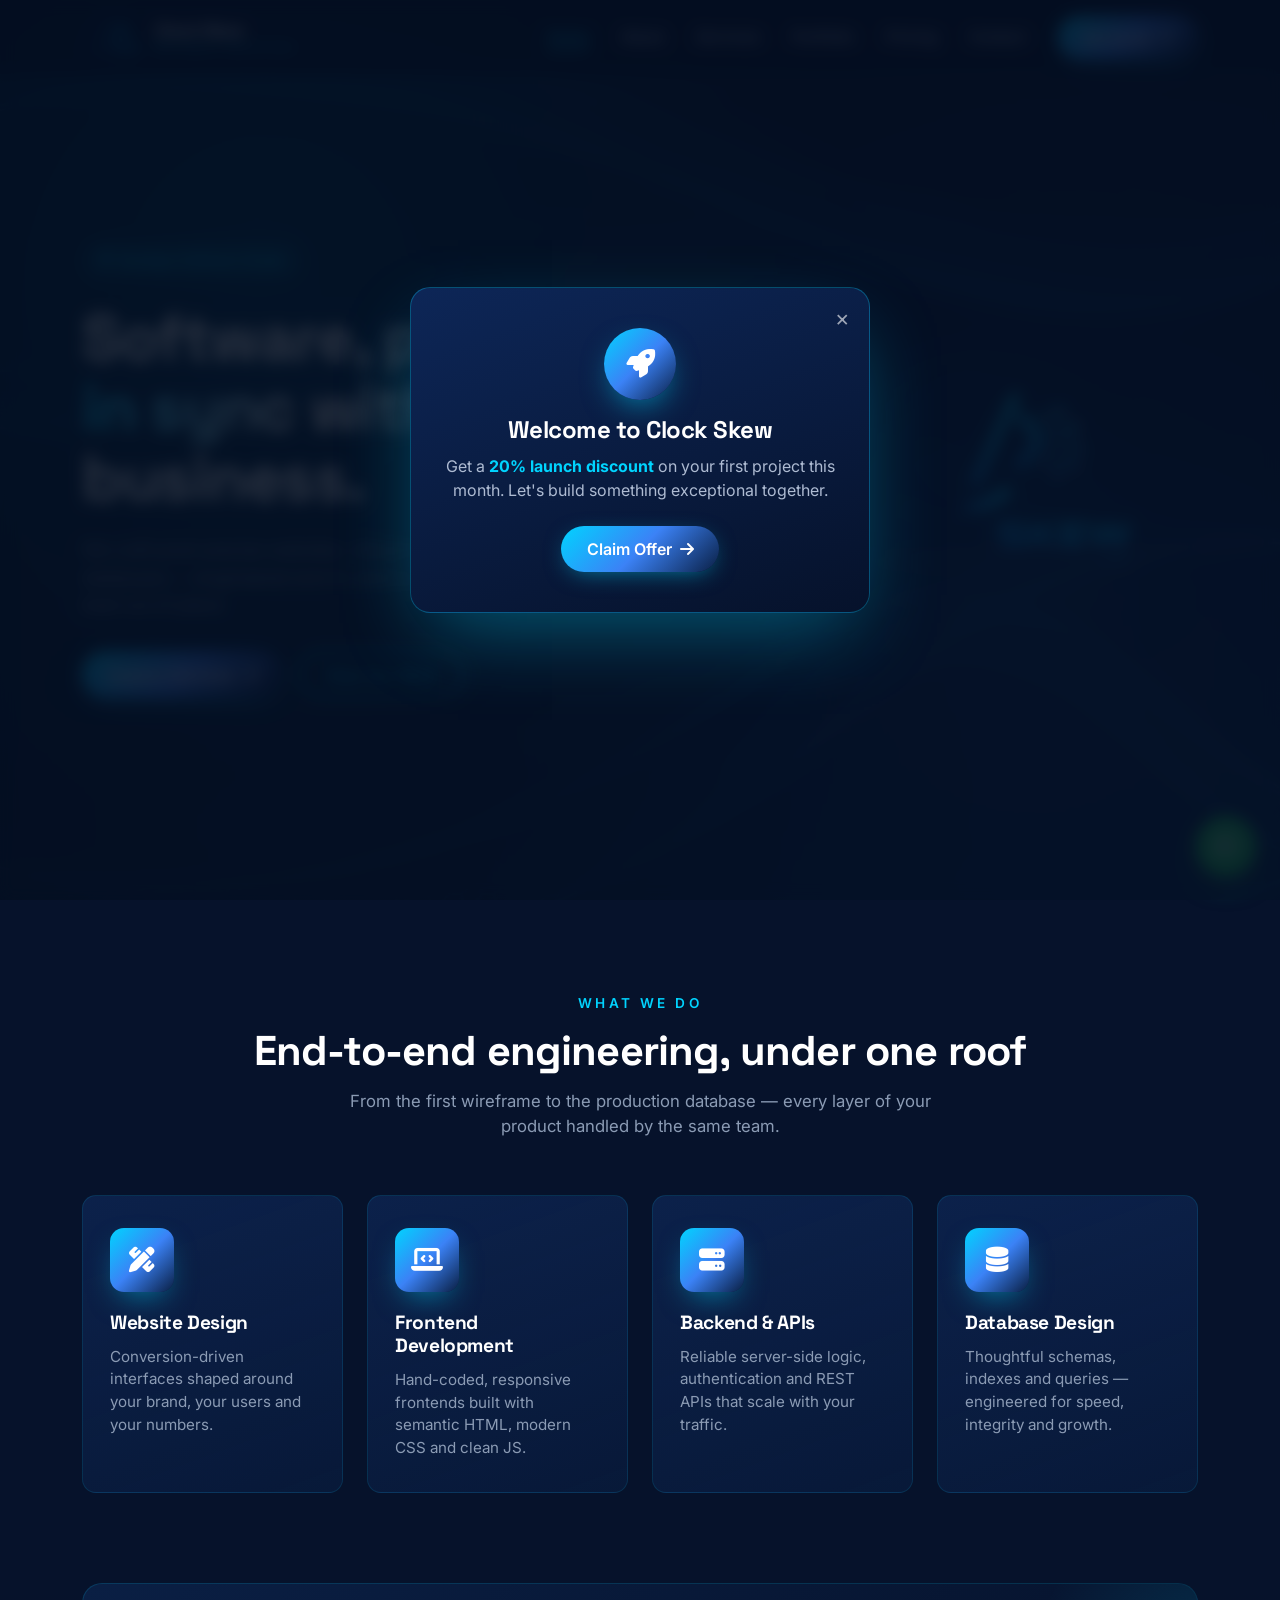
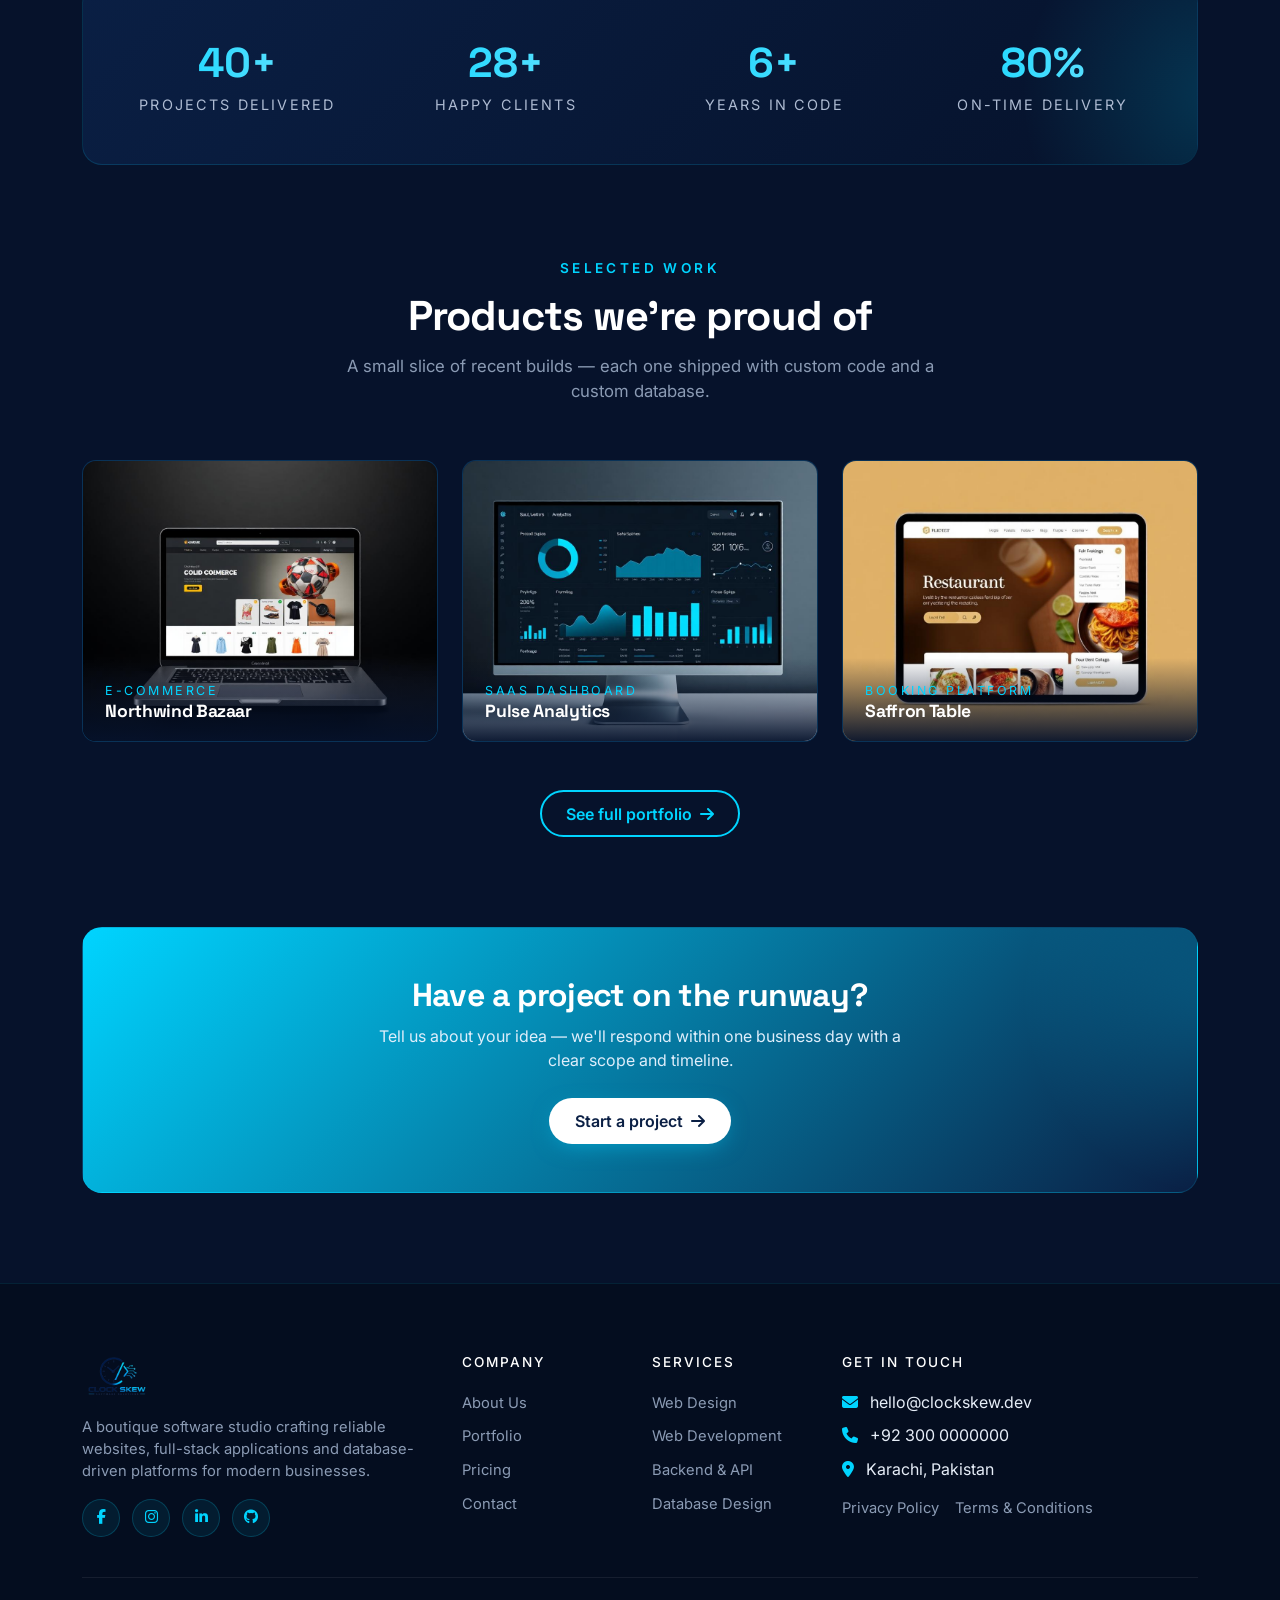
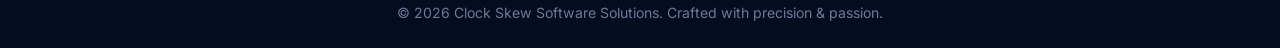
<file: index.html>
<!doctype html>
<html lang="en">
<head>
<meta charset="utf-8">
<meta name="viewport" content="width=device-width,initial-scale=1">
<title>Clock Skew Software Solutions | Web Design, Development & Database Experts</title>
<meta name="description" content="We design, build and deploy fast, scalable websites and web apps with custom backends and databases. Boutique software studio for ambitious brands.">
<meta name="author" content="Clock Skew Software Solutions">
<meta name="theme-color" content="#0a1f44">
<meta property="og:title" content="Clock Skew Software Solutions | Web Design, Development & Database Experts">
<meta property="og:description" content="We design, build and deploy fast, scalable websites and web apps with custom backends and databases. Boutique software studio for ambitious brands.">
<meta property="og:type" content="website">
<link rel="icon" type="image/png" href="images/favicon.png">
<link rel="apple-touch-icon" href="images/favicon.png">
<link rel="preconnect" href="https://fonts.googleapis.com">
<link rel="preconnect" href="https://fonts.gstatic.com" crossorigin>
<link href="https://fonts.googleapis.com/css2?family=Inter:wght@300;400;500;600;700&family=Space+Grotesk:wght@500;600;700&display=swap" rel="stylesheet">
<link href="https://cdn.jsdelivr.net/npm/bootstrap@5.3.3/dist/css/bootstrap.min.css" rel="stylesheet">
<link rel="stylesheet" href="https://cdnjs.cloudflare.com/ajax/libs/font-awesome/6.5.2/css/all.min.css">
<link rel="stylesheet" href="css/style.css">
</head>
<body>
<div id="cs-preloader"><div class="cs-loader"></div></div>
<div class="cs-popup-backdrop" id="cs-popup">
  <div class="cs-popup">
    <button class="close" aria-label="Close">&times;</button>
    <div class="ico"><i class="fa-solid fa-rocket"></i></div>
    <h4>Welcome to Clock Skew</h4>
    <p>Get a <strong style="color:#00d4ff">20% launch discount</strong> on your first project this month. Let's build something exceptional together.</p>
    <a href="contact.html" class="btn btn-cs" id="cs-popup-close">Claim Offer <i class="fa-solid fa-arrow-right"></i></a>
  </div>
</div>
<nav class="navbar navbar-expand-lg fixed-top cs-navbar">
  <div class="container">
    <a class="navbar-brand" href="index.html">
      <img src="images/logo.png" alt="Clock Skew Software Solutions">
      <span class="brand-text">Clock Skew<span>Software Solutions</span></span>
    </a>
    <button class="navbar-toggler" type="button" data-bs-toggle="collapse" data-bs-target="#csNav" aria-expanded="false" aria-label="Toggle navigation">
      <span class="navbar-toggler-icon"></span>
    </button>
    <div class="collapse navbar-collapse" id="csNav">
      <ul class="navbar-nav ms-auto align-items-lg-center">
        <li class="nav-item"><a class="nav-link active" href="index.html">Home</a></li>
        <li class="nav-item"><a class="nav-link" href="about.html">About</a></li>
        <li class="nav-item"><a class="nav-link" href="services.html">Services</a></li>
        <li class="nav-item"><a class="nav-link" href="portfolio.html">Portfolio</a></li>
        <li class="nav-item"><a class="nav-link" href="pricing.html">Pricing</a></li>
        <li class="nav-item"><a class="nav-link" href="contact.html">Contact</a></li>
        <li class="nav-item ms-lg-3 mt-3 mt-lg-0">
          <a class="btn btn-cs btn-sm" href="contact.html">Get Quote <i class="fa-solid fa-arrow-right"></i></a>
        </li>
      </ul>
    </div>
  </div>
</nav>
<section class="cs-hero">
  <div class="container">
    <div class="row align-items-center g-5">
      <div class="col-lg-7 reveal-l">
        <span class="badge-pill"><i class="fa-solid fa-bolt"></i> Boutique Software Studio</span>
        <h1>Software, perfectly <span class="grad">in&nbsp;sync</span> with your business.</h1>
        <p class="lead">We craft pixel-precise websites, robust backends and elegant databases — engineered end-to-end so your product runs without a beat out of place.</p>
        <div class="d-flex flex-wrap gap-3">
          <a href="services.html" class="btn btn-cs">Explore Services <i class="fa-solid fa-arrow-right"></i></a>
          <a href="portfolio.html" class="btn btn-outline-cs">View Our Work</a>
        </div>
      </div>
      <div class="col-lg-5 reveal-r">
        <div class="cs-hero-visual text-center">
          <img src="images/logo.png" alt="Clock Skew Logo" style="max-width:360px">
        </div>
      </div>
    </div>
  </div>
</section>
<section class="cs-section">
  <div class="container">
    <div class="cs-section-title reveal">
      <span class="eyebrow">What we do</span>
      <h2>End-to-end engineering, under one roof</h2>
      <p>From the first wireframe to the production database — every layer of your product handled by the same team.</p>
    </div>
    <div class="row g-4">
      <div class="col-md-6 col-lg-3 reveal">
        <div class="cs-card">
          <div class="ico"><i class="fa-solid fa-pen-ruler"></i></div>
          <h4>Website Design</h4>
          <p>Conversion-driven interfaces shaped around your brand, your users and your numbers.</p>
        </div>
      </div>
      <div class="col-md-6 col-lg-3 reveal">
        <div class="cs-card">
          <div class="ico"><i class="fa-solid fa-laptop-code"></i></div>
          <h4>Frontend Development</h4>
          <p>Hand-coded, responsive frontends built with semantic HTML, modern CSS and clean JS.</p>
        </div>
      </div>
      <div class="col-md-6 col-lg-3 reveal">
        <div class="cs-card">
          <div class="ico"><i class="fa-solid fa-server"></i></div>
          <h4>Backend & APIs</h4>
          <p>Reliable server-side logic, authentication and REST APIs that scale with your traffic.</p>
        </div>
      </div>
      <div class="col-md-6 col-lg-3 reveal">
        <div class="cs-card">
          <div class="ico"><i class="fa-solid fa-database"></i></div>
          <h4>Database Design</h4>
          <p>Thoughtful schemas, indexes and queries — engineered for speed, integrity and growth.</p>
        </div>
      </div>
    </div>
  </div>
</section>
<section class="cs-section pt-0">
  <div class="container">
    <div class="cs-stats reveal">
      <div class="row text-center g-4 position-relative" style="z-index:1">
        <div class="col-6 col-md-3"><div class="cs-stat-num" data-count="42" data-suffix="+">0</div><div class="cs-stat-label">Projects Delivered</div></div>
        <div class="col-6 col-md-3"><div class="cs-stat-num" data-count="28" data-suffix="+">0</div><div class="cs-stat-label">Happy Clients</div></div>
        <div class="col-6 col-md-3"><div class="cs-stat-num" data-count="6" data-suffix="+">0</div><div class="cs-stat-label">Years in Code</div></div>
        <div class="col-6 col-md-3"><div class="cs-stat-num" data-count="99" data-suffix="%">0</div><div class="cs-stat-label">On-Time Delivery</div></div>
      </div>
    </div>
  </div>
</section>
<section class="cs-section pt-0">
  <div class="container">
    <div class="cs-section-title reveal">
      <span class="eyebrow">Selected Work</span>
      <h2>Products we're proud of</h2>
      <p>A small slice of recent builds — each one shipped with custom code and a custom database.</p>
    </div>
    <div class="row g-4">
      <div class="col-md-4 reveal">
        <div class="cs-project">
          <img src="images/project1.jpg" alt="Northwind Bazaar">
          <div class="always"><span>E-Commerce</span><h5>Northwind Bazaar</h5></div>
          <div class="overlay"><span class="tag">E-Commerce</span><h5>Northwind Bazaar</h5><p style="color:#cdd9ef;font-size:.88rem">Multi-vendor storefront with Stripe checkout and inventory dashboard.</p></div>
        </div>
      </div>
      <div class="col-md-4 reveal">
        <div class="cs-project">
          <img src="images/project2.jpg" alt="Pulse Analytics">
          <div class="always"><span>SaaS Dashboard</span><h5>Pulse Analytics</h5></div>
          <div class="overlay"><span class="tag">SaaS Dashboard</span><h5>Pulse Analytics</h5><p style="color:#cdd9ef;font-size:.88rem">Realtime KPI dashboard for a logistics startup, ~12k MAU.</p></div>
        </div>
      </div>
      <div class="col-md-4 reveal">
        <div class="cs-project">
          <img src="images/project3.jpg" alt="Saffron Table">
          <div class="always"><span>Booking Platform</span><h5>Saffron Table</h5></div>
          <div class="overlay"><span class="tag">Booking Platform</span><h5>Saffron Table</h5><p style="color:#cdd9ef;font-size:.88rem">Restaurant reservation system with table-management backend.</p></div>
        </div>
      </div>
    </div>
    <div class="text-center mt-5 reveal">
      <a href="portfolio.html" class="btn btn-outline-cs">See full portfolio <i class="fa-solid fa-arrow-right ms-1"></i></a>
    </div>
  </div>
</section>
<section class="cs-section pt-0">
  <div class="container">
    <div class="cs-stats text-center reveal" style="background:linear-gradient(135deg,#00d4ff 0%,#0a1f44 100%)">
      <div style="position:relative;z-index:1">
        <h2 style="color:#fff">Have a project on the runway?</h2>
        <p style="color:#dfeefb;max-width:560px;margin:.6rem auto 1.6rem">Tell us about your idea — we'll respond within one business day with a clear scope and timeline.</p>
        <a href="contact.html" class="btn btn-cs" style="background:#fff;color:#0a1f44!important">Start a project <i class="fa-solid fa-arrow-right"></i></a>
      </div>
    </div>
  </div>
</section>
<footer class="cs-footer">
  <div class="container">
    <div class="row g-4">
      <div class="col-lg-4">
        <a class="navbar-brand d-inline-flex align-items-center gap-2 mb-3" href="index.html">
          <img src="images/logo.png" alt="Clock Skew" style="height:46px">
        </a>
        <p>A boutique software studio crafting reliable websites, full-stack applications and database-driven platforms for modern businesses.</p>
        <div class="socials mt-3">
          <a href="#" aria-label="Facebook"><i class="fa-brands fa-facebook-f"></i></a>
          <a href="#" aria-label="Instagram"><i class="fa-brands fa-instagram"></i></a>
          <a href="#" aria-label="LinkedIn"><i class="fa-brands fa-linkedin-in"></i></a>
          <a href="#" aria-label="GitHub"><i class="fa-brands fa-github"></i></a>
        </div>
      </div>
      <div class="col-6 col-lg-2">
        <h6>Company</h6>
        <ul>
          <li><a href="about.html">About Us</a></li>
          <li><a href="portfolio.html">Portfolio</a></li>
          <li><a href="pricing.html">Pricing</a></li>
          <li><a href="contact.html">Contact</a></li>
        </ul>
      </div>
      <div class="col-6 col-lg-2">
        <h6>Services</h6>
        <ul>
          <li><a href="services.html">Web Design</a></li>
          <li><a href="services.html">Web Development</a></li>
          <li><a href="services.html">Backend & API</a></li>
          <li><a href="services.html">Database Design</a></li>
        </ul>
      </div>
      <div class="col-lg-4">
        <h6>Get in Touch</h6>
        <ul>
          <li><i class="fa-solid fa-envelope me-2" style="color:#00d4ff"></i> hello@clockskew.dev</li>
          <li><i class="fa-solid fa-phone me-2" style="color:#00d4ff"></i> +92 300 0000000</li>
          <li><i class="fa-solid fa-location-dot me-2" style="color:#00d4ff"></i> Karachi, Pakistan</li>
        </ul>
        <div class="d-flex gap-3 mt-3" style="font-size:.88rem">
          <a href="privacy.html">Privacy Policy</a>
          <a href="terms.html">Terms & Conditions</a>
        </div>
      </div>
    </div>
    <div class="copyright">
      &copy; 2026 Clock Skew Software Solutions. Crafted with precision &amp; passion.
    </div>
  </div>
</footer>
<a href="https://wa.me/923000000000?text=Hi%20Clock%20Skew%2C%20I%27d%20like%20to%20discuss%20a%20project." target="_blank" rel="noopener" class="cs-wa" aria-label="Chat on WhatsApp">
  <i class="fa-brands fa-whatsapp"></i>
</a>
<script src="https://code.jquery.com/jquery-3.7.1.min.js"></script>
<script src="https://cdn.jsdelivr.net/npm/bootstrap@5.3.3/dist/js/bootstrap.bundle.min.js"></script>
<script src="js/main.js"></script>
</body>
</html>
</file>
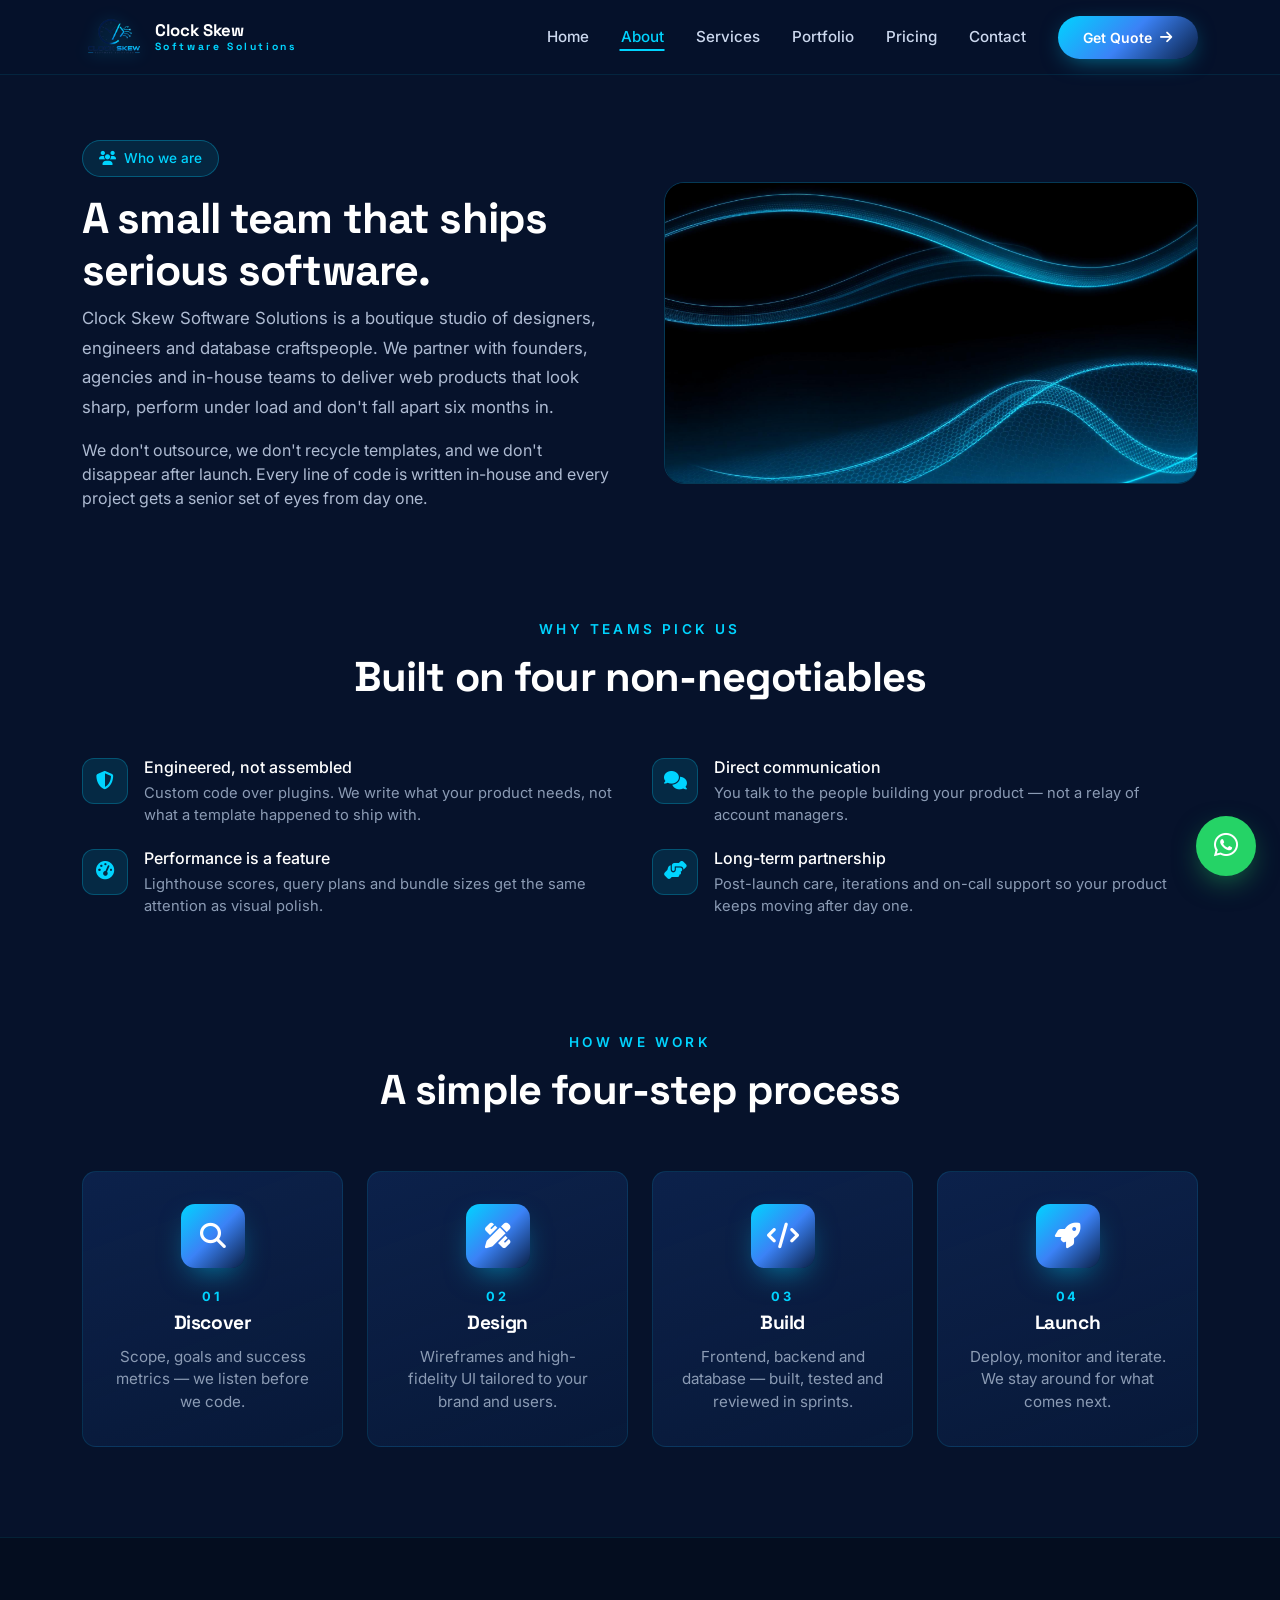
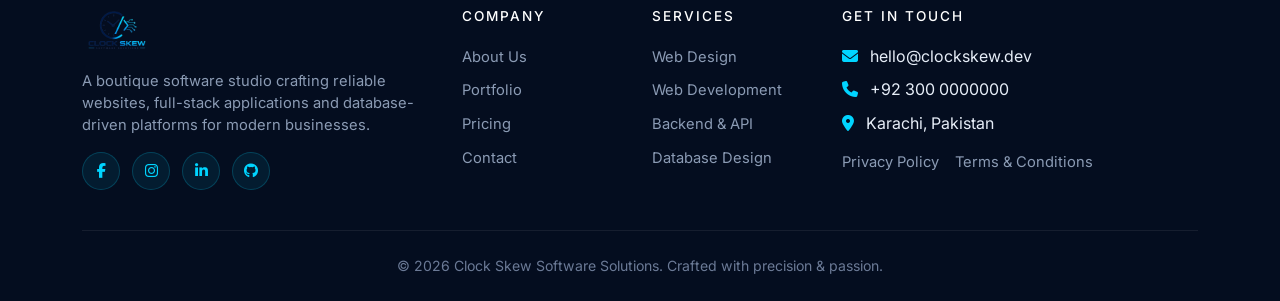
<file: about.html>
<!doctype html>
<html lang="en">
<head>
<meta charset="utf-8">
<meta name="viewport" content="width=device-width,initial-scale=1">
<title>About | Clock Skew Software Solutions</title>
<meta name="description" content="Meet Clock Skew — a small, senior team building tailored software for founders and growing businesses.">
<meta name="author" content="Clock Skew Software Solutions">
<meta name="theme-color" content="#0a1f44">
<meta property="og:title" content="About | Clock Skew Software Solutions">
<meta property="og:description" content="Meet Clock Skew — a small, senior team building tailored software for founders and growing businesses.">
<meta property="og:type" content="website">
<link rel="icon" type="image/png" href="images/favicon.png">
<link rel="apple-touch-icon" href="images/favicon.png">
<link rel="preconnect" href="https://fonts.googleapis.com">
<link rel="preconnect" href="https://fonts.gstatic.com" crossorigin>
<link href="https://fonts.googleapis.com/css2?family=Inter:wght@300;400;500;600;700&family=Space+Grotesk:wght@500;600;700&display=swap" rel="stylesheet">
<link href="https://cdn.jsdelivr.net/npm/bootstrap@5.3.3/dist/css/bootstrap.min.css" rel="stylesheet">
<link rel="stylesheet" href="https://cdnjs.cloudflare.com/ajax/libs/font-awesome/6.5.2/css/all.min.css">
<link rel="stylesheet" href="css/style.css">
</head>
<body>
<div id="cs-preloader"><div class="cs-loader"></div></div>
<div class="cs-popup-backdrop" id="cs-popup">
  <div class="cs-popup">
    <button class="close" aria-label="Close">&times;</button>
    <div class="ico"><i class="fa-solid fa-rocket"></i></div>
    <h4>Welcome to Clock Skew</h4>
    <p>Get a <strong style="color:#00d4ff">20% launch discount</strong> on your first project this month. Let's build something exceptional together.</p>
    <a href="contact.html" class="btn btn-cs" id="cs-popup-close">Claim Offer <i class="fa-solid fa-arrow-right"></i></a>
  </div>
</div>
<nav class="navbar navbar-expand-lg fixed-top cs-navbar">
  <div class="container">
    <a class="navbar-brand" href="index.html">
      <img src="images/logo.png" alt="Clock Skew Software Solutions">
      <span class="brand-text">Clock Skew<span>Software Solutions</span></span>
    </a>
    <button class="navbar-toggler" type="button" data-bs-toggle="collapse" data-bs-target="#csNav" aria-expanded="false" aria-label="Toggle navigation">
      <span class="navbar-toggler-icon"></span>
    </button>
    <div class="collapse navbar-collapse" id="csNav">
      <ul class="navbar-nav ms-auto align-items-lg-center">
        <li class="nav-item"><a class="nav-link" href="index.html">Home</a></li>
        <li class="nav-item"><a class="nav-link active" href="about.html">About</a></li>
        <li class="nav-item"><a class="nav-link" href="services.html">Services</a></li>
        <li class="nav-item"><a class="nav-link" href="portfolio.html">Portfolio</a></li>
        <li class="nav-item"><a class="nav-link" href="pricing.html">Pricing</a></li>
        <li class="nav-item"><a class="nav-link" href="contact.html">Contact</a></li>
        <li class="nav-item ms-lg-3 mt-3 mt-lg-0">
          <a class="btn btn-cs btn-sm" href="contact.html">Get Quote <i class="fa-solid fa-arrow-right"></i></a>
        </li>
      </ul>
    </div>
  </div>
</nav>
<section class="cs-section" style="padding-top:140px">
  <div class="container">
    <div class="row align-items-center g-5">
      <div class="col-lg-6 reveal-l">
        <span class="badge-pill" style="display:inline-flex;align-items:center;gap:.5rem;padding:.45rem 1rem;border-radius:50px;background:rgba(0,212,255,.1);border:1px solid rgba(0,212,255,.3);color:#00d4ff;font-size:.85rem;font-weight:500;margin-bottom:1rem">
          <i class="fa-solid fa-users"></i> Who we are
        </span>
        <h2 style="color:#fff;font-size:clamp(1.9rem,3.5vw,2.7rem)">A small team that ships serious software.</h2>
        <p style="color:#aebbd2;font-size:1.05rem;line-height:1.75">Clock Skew Software Solutions is a boutique studio of designers, engineers and database craftspeople. We partner with founders, agencies and in-house teams to deliver web products that look sharp, perform under load and don't fall apart six months in.</p>
        <p style="color:#aebbd2">We don't outsource, we don't recycle templates, and we don't disappear after launch. Every line of code is written in-house and every project gets a senior set of eyes from day one.</p>
      </div>
      <div class="col-lg-6 reveal-r">
        <div class="cs-about-img">
          <img src="images/hero-bg.jpg" alt="Our workspace" class="img-fluid">
        </div>
      </div>
    </div>
  </div>
</section>
<section class="cs-section pt-0">
  <div class="container">
    <div class="cs-section-title reveal">
      <span class="eyebrow">Why teams pick us</span>
      <h2>Built on four non-negotiables</h2>
    </div>
    <div class="row g-4">
      <div class="col-md-6 reveal">
        <div class="cs-feature">
          <div class="ico"><i class="fa-solid fa-shield-halved"></i></div>
          <div><h6>Engineered, not assembled</h6><p>Custom code over plugins. We write what your product needs, not what a template happened to ship with.</p></div>
        </div>
        <div class="cs-feature">
          <div class="ico"><i class="fa-solid fa-gauge-high"></i></div>
          <div><h6>Performance is a feature</h6><p>Lighthouse scores, query plans and bundle sizes get the same attention as visual polish.</p></div>
        </div>
      </div>
      <div class="col-md-6 reveal">
        <div class="cs-feature">
          <div class="ico"><i class="fa-solid fa-comments"></i></div>
          <div><h6>Direct communication</h6><p>You talk to the people building your product — not a relay of account managers.</p></div>
        </div>
        <div class="cs-feature">
          <div class="ico"><i class="fa-solid fa-handshake-angle"></i></div>
          <div><h6>Long-term partnership</h6><p>Post-launch care, iterations and on-call support so your product keeps moving after day one.</p></div>
        </div>
      </div>
    </div>
  </div>
</section>
<section class="cs-section pt-0">
  <div class="container">
    <div class="cs-section-title reveal">
      <span class="eyebrow">How we work</span>
      <h2>A simple four-step process</h2>
    </div>
    <div class="row g-4">
      <div class="col-md-6 col-lg-3 reveal">
        <div class="cs-card text-center">
          <div class="ico mx-auto"><i class="fa-solid fa-magnifying-glass"></i></div>
          <div style="color:#00d4ff;font-weight:700;letter-spacing:.2em;font-size:.8rem;margin-bottom:.3rem">01</div>
          <h4>Discover</h4><p>Scope, goals and success metrics — we listen before we code.</p>
        </div>
      </div>
      <div class="col-md-6 col-lg-3 reveal">
        <div class="cs-card text-center">
          <div class="ico mx-auto"><i class="fa-solid fa-pen-ruler"></i></div>
          <div style="color:#00d4ff;font-weight:700;letter-spacing:.2em;font-size:.8rem;margin-bottom:.3rem">02</div>
          <h4>Design</h4><p>Wireframes and high-fidelity UI tailored to your brand and users.</p>
        </div>
      </div>
      <div class="col-md-6 col-lg-3 reveal">
        <div class="cs-card text-center">
          <div class="ico mx-auto"><i class="fa-solid fa-code"></i></div>
          <div style="color:#00d4ff;font-weight:700;letter-spacing:.2em;font-size:.8rem;margin-bottom:.3rem">03</div>
          <h4>Build</h4><p>Frontend, backend and database — built, tested and reviewed in sprints.</p>
        </div>
      </div>
      <div class="col-md-6 col-lg-3 reveal">
        <div class="cs-card text-center">
          <div class="ico mx-auto"><i class="fa-solid fa-rocket"></i></div>
          <div style="color:#00d4ff;font-weight:700;letter-spacing:.2em;font-size:.8rem;margin-bottom:.3rem">04</div>
          <h4>Launch</h4><p>Deploy, monitor and iterate. We stay around for what comes next.</p>
        </div>
      </div>
    </div>
  </div>
</section>
<footer class="cs-footer">
  <div class="container">
    <div class="row g-4">
      <div class="col-lg-4">
        <a class="navbar-brand d-inline-flex align-items-center gap-2 mb-3" href="index.html">
          <img src="images/logo.png" alt="Clock Skew" style="height:46px">
        </a>
        <p>A boutique software studio crafting reliable websites, full-stack applications and database-driven platforms for modern businesses.</p>
        <div class="socials mt-3">
          <a href="#" aria-label="Facebook"><i class="fa-brands fa-facebook-f"></i></a>
          <a href="#" aria-label="Instagram"><i class="fa-brands fa-instagram"></i></a>
          <a href="#" aria-label="LinkedIn"><i class="fa-brands fa-linkedin-in"></i></a>
          <a href="#" aria-label="GitHub"><i class="fa-brands fa-github"></i></a>
        </div>
      </div>
      <div class="col-6 col-lg-2">
        <h6>Company</h6>
        <ul>
          <li><a href="about.html">About Us</a></li>
          <li><a href="portfolio.html">Portfolio</a></li>
          <li><a href="pricing.html">Pricing</a></li>
          <li><a href="contact.html">Contact</a></li>
        </ul>
      </div>
      <div class="col-6 col-lg-2">
        <h6>Services</h6>
        <ul>
          <li><a href="services.html">Web Design</a></li>
          <li><a href="services.html">Web Development</a></li>
          <li><a href="services.html">Backend & API</a></li>
          <li><a href="services.html">Database Design</a></li>
        </ul>
      </div>
      <div class="col-lg-4">
        <h6>Get in Touch</h6>
        <ul>
          <li><i class="fa-solid fa-envelope me-2" style="color:#00d4ff"></i> hello@clockskew.dev</li>
          <li><i class="fa-solid fa-phone me-2" style="color:#00d4ff"></i> +92 300 0000000</li>
          <li><i class="fa-solid fa-location-dot me-2" style="color:#00d4ff"></i> Karachi, Pakistan</li>
        </ul>
        <div class="d-flex gap-3 mt-3" style="font-size:.88rem">
          <a href="privacy.html">Privacy Policy</a>
          <a href="terms.html">Terms & Conditions</a>
        </div>
      </div>
    </div>
    <div class="copyright">
      &copy; 2026 Clock Skew Software Solutions. Crafted with precision &amp; passion.
    </div>
  </div>
</footer>
<a href="https://wa.me/923000000000?text=Hi%20Clock%20Skew%2C%20I%27d%20like%20to%20discuss%20a%20project." target="_blank" rel="noopener" class="cs-wa" aria-label="Chat on WhatsApp">
  <i class="fa-brands fa-whatsapp"></i>
</a>
<script src="https://code.jquery.com/jquery-3.7.1.min.js"></script>
<script src="https://cdn.jsdelivr.net/npm/bootstrap@5.3.3/dist/js/bootstrap.bundle.min.js"></script>
<script src="js/main.js"></script>
</body>
</html>
</file>
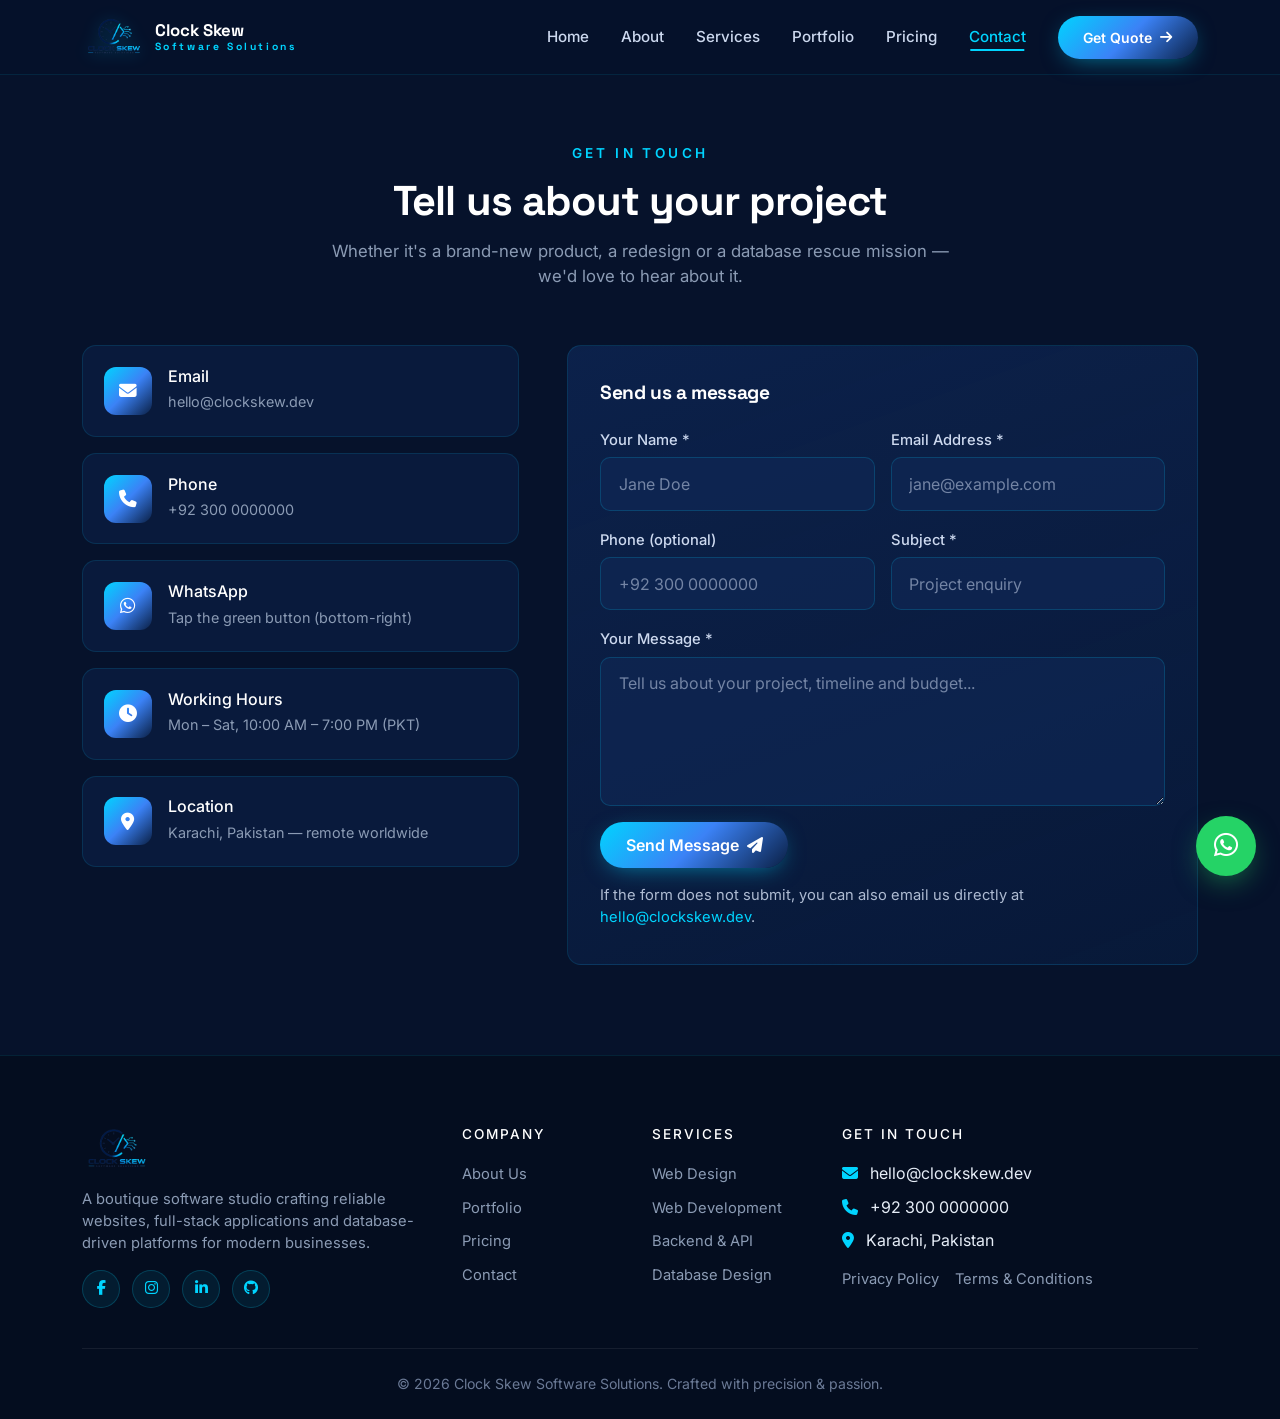
<file: contact.html>
<!doctype html>
<html lang="en">
<head>
<meta charset="utf-8">
<meta name="viewport" content="width=device-width,initial-scale=1">
<title>Contact | Clock Skew Software Solutions</title>
<meta name="description" content="Get in touch with Clock Skew Software Solutions — we reply within one business day.">
<meta name="author" content="Clock Skew Software Solutions">
<meta name="theme-color" content="#0a1f44">
<meta property="og:title" content="Contact | Clock Skew Software Solutions">
<meta property="og:description" content="Get in touch with Clock Skew Software Solutions — we reply within one business day.">
<meta property="og:type" content="website">
<link rel="icon" type="image/png" href="images/favicon.png">
<link rel="apple-touch-icon" href="images/favicon.png">
<link rel="preconnect" href="https://fonts.googleapis.com">
<link rel="preconnect" href="https://fonts.gstatic.com" crossorigin>
<link href="https://fonts.googleapis.com/css2?family=Inter:wght@300;400;500;600;700&family=Space+Grotesk:wght@500;600;700&display=swap" rel="stylesheet">
<link href="https://cdn.jsdelivr.net/npm/bootstrap@5.3.3/dist/css/bootstrap.min.css" rel="stylesheet">
<link rel="stylesheet" href="https://cdnjs.cloudflare.com/ajax/libs/font-awesome/6.5.2/css/all.min.css">
<link rel="stylesheet" href="css/style.css">
</head>
<body>
<div id="cs-preloader"><div class="cs-loader"></div></div>
<div class="cs-popup-backdrop" id="cs-popup">
  <div class="cs-popup">
    <button class="close" aria-label="Close">&times;</button>
    <div class="ico"><i class="fa-solid fa-rocket"></i></div>
    <h4>Welcome to Clock Skew</h4>
    <p>Get a <strong style="color:#00d4ff">20% launch discount</strong> on your first project this month. Let's build something exceptional together.</p>
    <a href="contact.html" class="btn btn-cs" id="cs-popup-close">Claim Offer <i class="fa-solid fa-arrow-right"></i></a>
  </div>
</div>
<nav class="navbar navbar-expand-lg fixed-top cs-navbar">
  <div class="container">
    <a class="navbar-brand" href="index.html">
      <img src="images/logo.png" alt="Clock Skew Software Solutions">
      <span class="brand-text">Clock Skew<span>Software Solutions</span></span>
    </a>
    <button class="navbar-toggler" type="button" data-bs-toggle="collapse" data-bs-target="#csNav" aria-expanded="false" aria-label="Toggle navigation">
      <span class="navbar-toggler-icon"></span>
    </button>
    <div class="collapse navbar-collapse" id="csNav">
      <ul class="navbar-nav ms-auto align-items-lg-center">
        <li class="nav-item"><a class="nav-link" href="index.html">Home</a></li>
        <li class="nav-item"><a class="nav-link" href="about.html">About</a></li>
        <li class="nav-item"><a class="nav-link" href="services.html">Services</a></li>
        <li class="nav-item"><a class="nav-link" href="portfolio.html">Portfolio</a></li>
        <li class="nav-item"><a class="nav-link" href="pricing.html">Pricing</a></li>
        <li class="nav-item"><a class="nav-link active" href="contact.html">Contact</a></li>
        <li class="nav-item ms-lg-3 mt-3 mt-lg-0">
          <a class="btn btn-cs btn-sm" href="contact.html">Get Quote <i class="fa-solid fa-arrow-right"></i></a>
        </li>
      </ul>
    </div>
  </div>
</nav>
<section class="cs-section" style="padding-top:140px">
  <div class="container">
    <div class="cs-section-title reveal">
      <span class="eyebrow">Get in touch</span>
      <h2>Tell us about your project</h2>
      <p>Whether it's a brand-new product, a redesign or a database rescue mission — we'd love to hear about it.</p>
    </div>
    <div class="row g-5">
      <div class="col-lg-5 reveal-l">
        <div class="cs-contact-info">
          <div class="ico"><i class="fa-solid fa-envelope"></i></div>
          <div><h6>Email</h6><span>hello@clockskew.dev</span></div>
        </div>
        <div class="cs-contact-info">
          <div class="ico"><i class="fa-solid fa-phone"></i></div>
          <div><h6>Phone</h6><span>+92 300 0000000</span></div>
        </div>
        <div class="cs-contact-info">
          <div class="ico"><i class="fa-brands fa-whatsapp"></i></div>
          <div><h6>WhatsApp</h6><span>Tap the green button (bottom-right)</span></div>
        </div>
        <div class="cs-contact-info">
          <div class="ico"><i class="fa-solid fa-clock"></i></div>
          <div><h6>Working Hours</h6><span>Mon – Sat, 10:00 AM – 7:00 PM (PKT)</span></div>
        </div>
        <div class="cs-contact-info">
          <div class="ico"><i class="fa-solid fa-location-dot"></i></div>
          <div><h6>Location</h6><span>Karachi, Pakistan — remote worldwide</span></div>
        </div>
      </div>
      <div class="col-lg-7 reveal-r" id="contact-form">
        <div class="cs-card cs-form" style="padding:2.2rem 2rem">
          <h4 style="margin-bottom:1.4rem">Send us a message</h4>
          <div id="form-status" class="cs-alert success" style="display:none;margin-bottom:1rem"></div>
          <form action="https://formsubmit.co/hello@clockskew.dev" method="POST" novalidate>
            <input type="hidden" name="_captcha" value="false">
            <input type="hidden" name="_subject" value="New enquiry from Clock Skew website">
            <input type="hidden" name="_next" value="contact.html?success=1">
            <input type="text" name="website" style="position:absolute;left:-9999px" tabindex="-1" autocomplete="off">
            <div class="row g-3">
              <div class="col-md-6">
                <label>Your Name *</label>
                <input type="text" name="name" class="form-control" required maxlength="100" placeholder="Jane Doe">
              </div>
              <div class="col-md-6">
                <label>Email Address *</label>
                <input type="email" name="email" class="form-control" required maxlength="255" placeholder="jane@example.com">
              </div>
              <div class="col-md-6">
                <label>Phone (optional)</label>
                <input type="tel" name="phone" class="form-control" maxlength="40" placeholder="+92 300 0000000">
              </div>
              <div class="col-md-6">
                <label>Subject *</label>
                <input type="text" name="subject" class="form-control" required maxlength="200" placeholder="Project enquiry">
              </div>
              <div class="col-12">
                <label>Your Message *</label>
                <textarea name="message" class="form-control" rows="5" required maxlength="5000" placeholder="Tell us about your project, timeline and budget..."></textarea>
              </div>
              <div class="col-12">
                <button type="submit" class="btn btn-cs">Send Message <i class="fa-solid fa-paper-plane"></i></button>
              </div>
            </div>
          </form>
          <p class="mt-3" style="font-size:.92rem;color:#aebbd2">If the form does not submit, you can also email us directly at <a href="mailto:hello@clockskew.dev">hello@clockskew.dev</a>.</p>
        </div>
      </div>
    </div>
  </div>
</section>
<footer class="cs-footer">
  <div class="container">
    <div class="row g-4">
      <div class="col-lg-4">
        <a class="navbar-brand d-inline-flex align-items-center gap-2 mb-3" href="index.html">
          <img src="images/logo.png" alt="Clock Skew" style="height:46px">
        </a>
        <p>A boutique software studio crafting reliable websites, full-stack applications and database-driven platforms for modern businesses.</p>
        <div class="socials mt-3">
          <a href="#" aria-label="Facebook"><i class="fa-brands fa-facebook-f"></i></a>
          <a href="#" aria-label="Instagram"><i class="fa-brands fa-instagram"></i></a>
          <a href="#" aria-label="LinkedIn"><i class="fa-brands fa-linkedin-in"></i></a>
          <a href="#" aria-label="GitHub"><i class="fa-brands fa-github"></i></a>
        </div>
      </div>
      <div class="col-6 col-lg-2">
        <h6>Company</h6>
        <ul>
          <li><a href="about.html">About Us</a></li>
          <li><a href="portfolio.html">Portfolio</a></li>
          <li><a href="pricing.html">Pricing</a></li>
          <li><a href="contact.html">Contact</a></li>
        </ul>
      </div>
      <div class="col-6 col-lg-2">
        <h6>Services</h6>
        <ul>
          <li><a href="services.html">Web Design</a></li>
          <li><a href="services.html">Web Development</a></li>
          <li><a href="services.html">Backend & API</a></li>
          <li><a href="services.html">Database Design</a></li>
        </ul>
      </div>
      <div class="col-lg-4">
        <h6>Get in Touch</h6>
        <ul>
          <li><i class="fa-solid fa-envelope me-2" style="color:#00d4ff"></i> hello@clockskew.dev</li>
          <li><i class="fa-solid fa-phone me-2" style="color:#00d4ff"></i> +92 300 0000000</li>
          <li><i class="fa-solid fa-location-dot me-2" style="color:#00d4ff"></i> Karachi, Pakistan</li>
        </ul>
        <div class="d-flex gap-3 mt-3" style="font-size:.88rem">
          <a href="privacy.html">Privacy Policy</a>
          <a href="terms.html">Terms & Conditions</a>
        </div>
      </div>
    </div>
    <div class="copyright">
      &copy; 2026 Clock Skew Software Solutions. Crafted with precision &amp; passion.
    </div>
  </div>
</footer>
<a href="https://wa.me/923000000000?text=Hi%20Clock%20Skew%2C%20I%27d%20like%20to%20discuss%20a%20project." target="_blank" rel="noopener" class="cs-wa" aria-label="Chat on WhatsApp">
  <i class="fa-brands fa-whatsapp"></i>
</a>
<script src="https://code.jquery.com/jquery-3.7.1.min.js"></script>
<script src="https://cdn.jsdelivr.net/npm/bootstrap@5.3.3/dist/js/bootstrap.bundle.min.js"></script>
<script src="js/main.js"></script>
<script>
(function(){
  var params = new URLSearchParams(window.location.search);
  var status = document.getElementById('form-status');
  if(!status) return;
  if(params.has('success')){
    status.className = 'cs-alert success';
    status.innerHTML = '<i class="fa-solid fa-circle-check me-2"></i> Thanks! Your message has been submitted. We will reply within 1 business day.';
    status.style.display = 'block';
    window.history.replaceState(null, '', window.location.pathname);
  }
})();
</script>
</body>
</html>
</file>
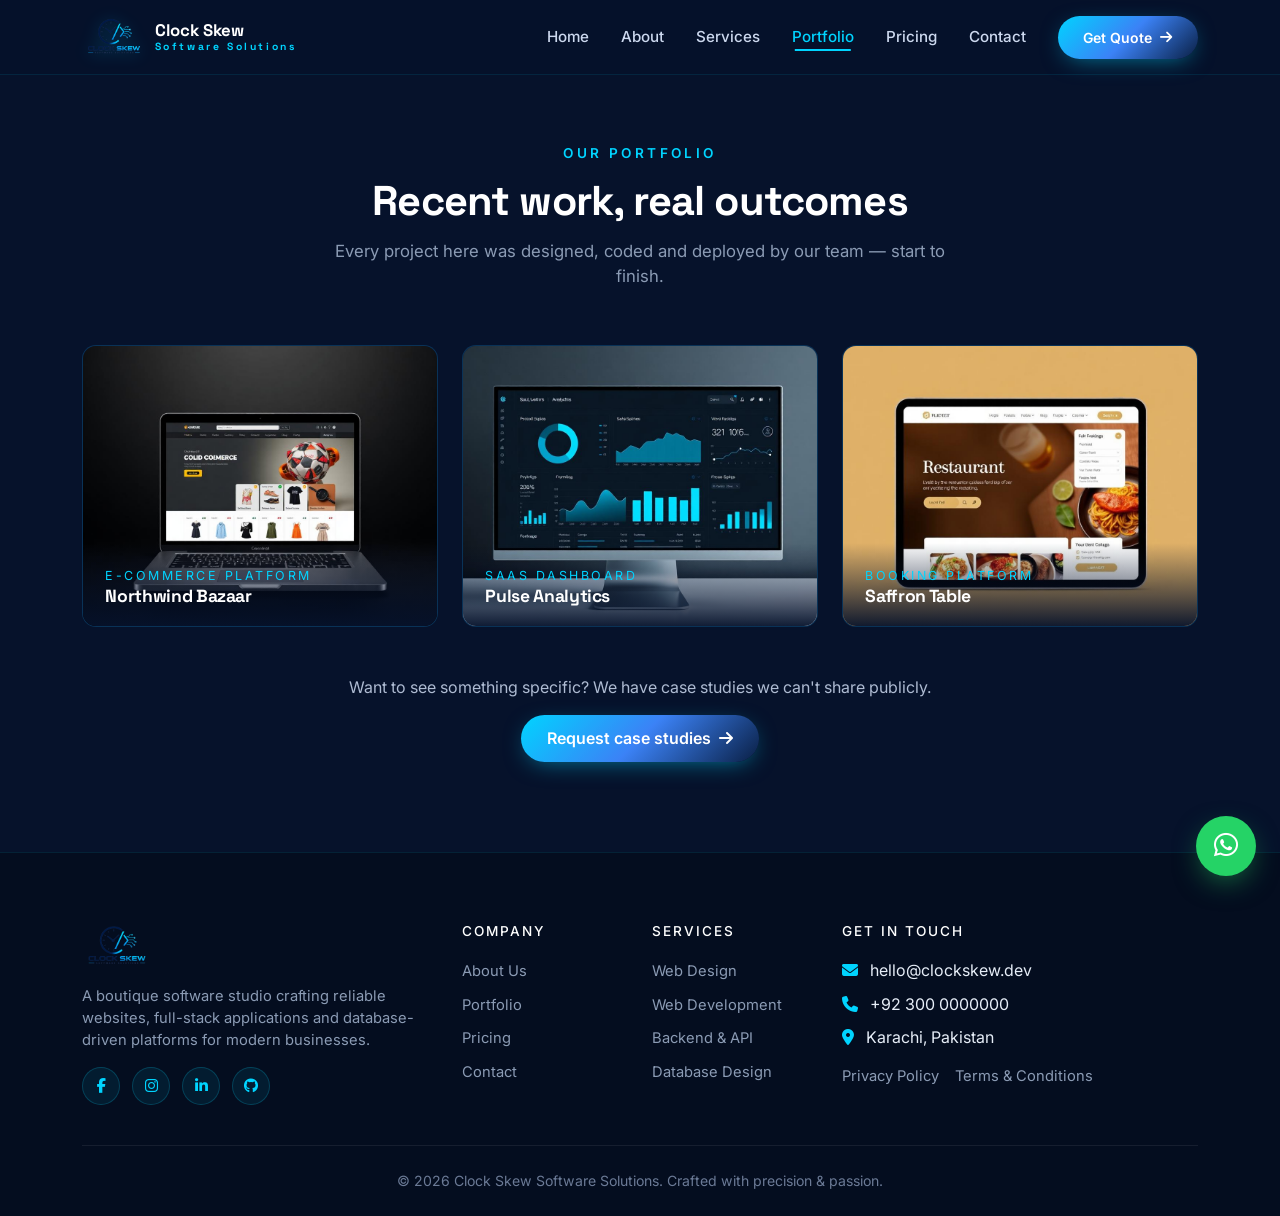
<file: portfolio.html>
<!doctype html>
<html lang="en">
<head>
<meta charset="utf-8">
<meta name="viewport" content="width=device-width,initial-scale=1">
<title>Portfolio | Clock Skew Software Solutions</title>
<meta name="description" content="Selected projects designed and engineered by Clock Skew Software Solutions.">
<meta name="author" content="Clock Skew Software Solutions">
<meta name="theme-color" content="#0a1f44">
<meta property="og:title" content="Portfolio | Clock Skew Software Solutions">
<meta property="og:description" content="Selected projects designed and engineered by Clock Skew Software Solutions.">
<meta property="og:type" content="website">
<link rel="icon" type="image/png" href="images/favicon.png">
<link rel="apple-touch-icon" href="images/favicon.png">
<link rel="preconnect" href="https://fonts.googleapis.com">
<link rel="preconnect" href="https://fonts.gstatic.com" crossorigin>
<link href="https://fonts.googleapis.com/css2?family=Inter:wght@300;400;500;600;700&family=Space+Grotesk:wght@500;600;700&display=swap" rel="stylesheet">
<link href="https://cdn.jsdelivr.net/npm/bootstrap@5.3.3/dist/css/bootstrap.min.css" rel="stylesheet">
<link rel="stylesheet" href="https://cdnjs.cloudflare.com/ajax/libs/font-awesome/6.5.2/css/all.min.css">
<link rel="stylesheet" href="css/style.css">
</head>
<body>
<div id="cs-preloader"><div class="cs-loader"></div></div>
<div class="cs-popup-backdrop" id="cs-popup">
  <div class="cs-popup">
    <button class="close" aria-label="Close">&times;</button>
    <div class="ico"><i class="fa-solid fa-rocket"></i></div>
    <h4>Welcome to Clock Skew</h4>
    <p>Get a <strong style="color:#00d4ff">20% launch discount</strong> on your first project this month. Let's build something exceptional together.</p>
    <a href="contact.html" class="btn btn-cs" id="cs-popup-close">Claim Offer <i class="fa-solid fa-arrow-right"></i></a>
  </div>
</div>
<nav class="navbar navbar-expand-lg fixed-top cs-navbar">
  <div class="container">
    <a class="navbar-brand" href="index.html">
      <img src="images/logo.png" alt="Clock Skew Software Solutions">
      <span class="brand-text">Clock Skew<span>Software Solutions</span></span>
    </a>
    <button class="navbar-toggler" type="button" data-bs-toggle="collapse" data-bs-target="#csNav" aria-expanded="false" aria-label="Toggle navigation">
      <span class="navbar-toggler-icon"></span>
    </button>
    <div class="collapse navbar-collapse" id="csNav">
      <ul class="navbar-nav ms-auto align-items-lg-center">
        <li class="nav-item"><a class="nav-link" href="index.html">Home</a></li>
        <li class="nav-item"><a class="nav-link" href="about.html">About</a></li>
        <li class="nav-item"><a class="nav-link" href="services.html">Services</a></li>
        <li class="nav-item"><a class="nav-link active" href="portfolio.html">Portfolio</a></li>
        <li class="nav-item"><a class="nav-link" href="pricing.html">Pricing</a></li>
        <li class="nav-item"><a class="nav-link" href="contact.html">Contact</a></li>
        <li class="nav-item ms-lg-3 mt-3 mt-lg-0">
          <a class="btn btn-cs btn-sm" href="contact.html">Get Quote <i class="fa-solid fa-arrow-right"></i></a>
        </li>
      </ul>
    </div>
  </div>
</nav>
<section class="cs-section" style="padding-top:140px">
  <div class="container">
    <div class="cs-section-title reveal">
      <span class="eyebrow">Our Portfolio</span>
      <h2>Recent work, real outcomes</h2>
      <p>Every project here was designed, coded and deployed by our team — start to finish.</p>
    </div>
    <div class="row g-4">
      <div class="col-md-6 col-lg-4 reveal">
        <div class="cs-project">
          <img src="images/project1.jpg" alt="Northwind Bazaar">
          <div class="always"><span>E-Commerce Platform</span><h5>Northwind Bazaar</h5></div>
          <div class="overlay">
            <span class="tag">E-Commerce</span>
            <h5>Northwind Bazaar</h5>
            <p style="color:#cdd9ef;font-size:.88rem">A multi-vendor storefront with custom checkout, inventory dashboard and Stripe payouts. Doubled their conversion rate in 90 days.</p>
          </div>
        </div>
      </div>
      <div class="col-md-6 col-lg-4 reveal">
        <div class="cs-project">
          <img src="images/project2.jpg" alt="Pulse Analytics">
          <div class="always"><span>SaaS Dashboard</span><h5>Pulse Analytics</h5></div>
          <div class="overlay">
            <span class="tag">SaaS</span>
            <h5>Pulse Analytics</h5>
            <p style="color:#cdd9ef;font-size:.88rem">Realtime KPI dashboard for a logistics startup. Handles 12k monthly users with sub-second chart loads.</p>
          </div>
        </div>
      </div>
      <div class="col-md-6 col-lg-4 reveal">
        <div class="cs-project">
          <img src="images/project3.jpg" alt="Saffron Table">
          <div class="always"><span>Booking Platform</span><h5>Saffron Table</h5></div>
          <div class="overlay">
            <span class="tag">Hospitality</span>
            <h5>Saffron Table</h5>
            <p style="color:#cdd9ef;font-size:.88rem">Restaurant reservation system with table management, SMS confirmations and a kitchen-facing admin.</p>
          </div>
        </div>
      </div>
    </div>
    <div class="text-center mt-5 reveal">
      <p style="color:#aebbd2">Want to see something specific? We have case studies we can't share publicly.</p>
      <a href="contact.html" class="btn btn-cs">Request case studies <i class="fa-solid fa-arrow-right"></i></a>
    </div>
  </div>
</section>
<footer class="cs-footer">
  <div class="container">
    <div class="row g-4">
      <div class="col-lg-4">
        <a class="navbar-brand d-inline-flex align-items-center gap-2 mb-3" href="index.html">
          <img src="images/logo.png" alt="Clock Skew" style="height:46px">
        </a>
        <p>A boutique software studio crafting reliable websites, full-stack applications and database-driven platforms for modern businesses.</p>
        <div class="socials mt-3">
          <a href="#" aria-label="Facebook"><i class="fa-brands fa-facebook-f"></i></a>
          <a href="#" aria-label="Instagram"><i class="fa-brands fa-instagram"></i></a>
          <a href="#" aria-label="LinkedIn"><i class="fa-brands fa-linkedin-in"></i></a>
          <a href="#" aria-label="GitHub"><i class="fa-brands fa-github"></i></a>
        </div>
      </div>
      <div class="col-6 col-lg-2">
        <h6>Company</h6>
        <ul>
          <li><a href="about.html">About Us</a></li>
          <li><a href="portfolio.html">Portfolio</a></li>
          <li><a href="pricing.html">Pricing</a></li>
          <li><a href="contact.html">Contact</a></li>
        </ul>
      </div>
      <div class="col-6 col-lg-2">
        <h6>Services</h6>
        <ul>
          <li><a href="services.html">Web Design</a></li>
          <li><a href="services.html">Web Development</a></li>
          <li><a href="services.html">Backend & API</a></li>
          <li><a href="services.html">Database Design</a></li>
        </ul>
      </div>
      <div class="col-lg-4">
        <h6>Get in Touch</h6>
        <ul>
          <li><i class="fa-solid fa-envelope me-2" style="color:#00d4ff"></i> hello@clockskew.dev</li>
          <li><i class="fa-solid fa-phone me-2" style="color:#00d4ff"></i> +92 300 0000000</li>
          <li><i class="fa-solid fa-location-dot me-2" style="color:#00d4ff"></i> Karachi, Pakistan</li>
        </ul>
        <div class="d-flex gap-3 mt-3" style="font-size:.88rem">
          <a href="privacy.html">Privacy Policy</a>
          <a href="terms.html">Terms & Conditions</a>
        </div>
      </div>
    </div>
    <div class="copyright">
      &copy; 2026 Clock Skew Software Solutions. Crafted with precision &amp; passion.
    </div>
  </div>
</footer>
<a href="https://wa.me/923000000000?text=Hi%20Clock%20Skew%2C%20I%27d%20like%20to%20discuss%20a%20project." target="_blank" rel="noopener" class="cs-wa" aria-label="Chat on WhatsApp">
  <i class="fa-brands fa-whatsapp"></i>
</a>
<script src="https://code.jquery.com/jquery-3.7.1.min.js"></script>
<script src="https://cdn.jsdelivr.net/npm/bootstrap@5.3.3/dist/js/bootstrap.bundle.min.js"></script>
<script src="js/main.js"></script>
</body>
</html>
</file>
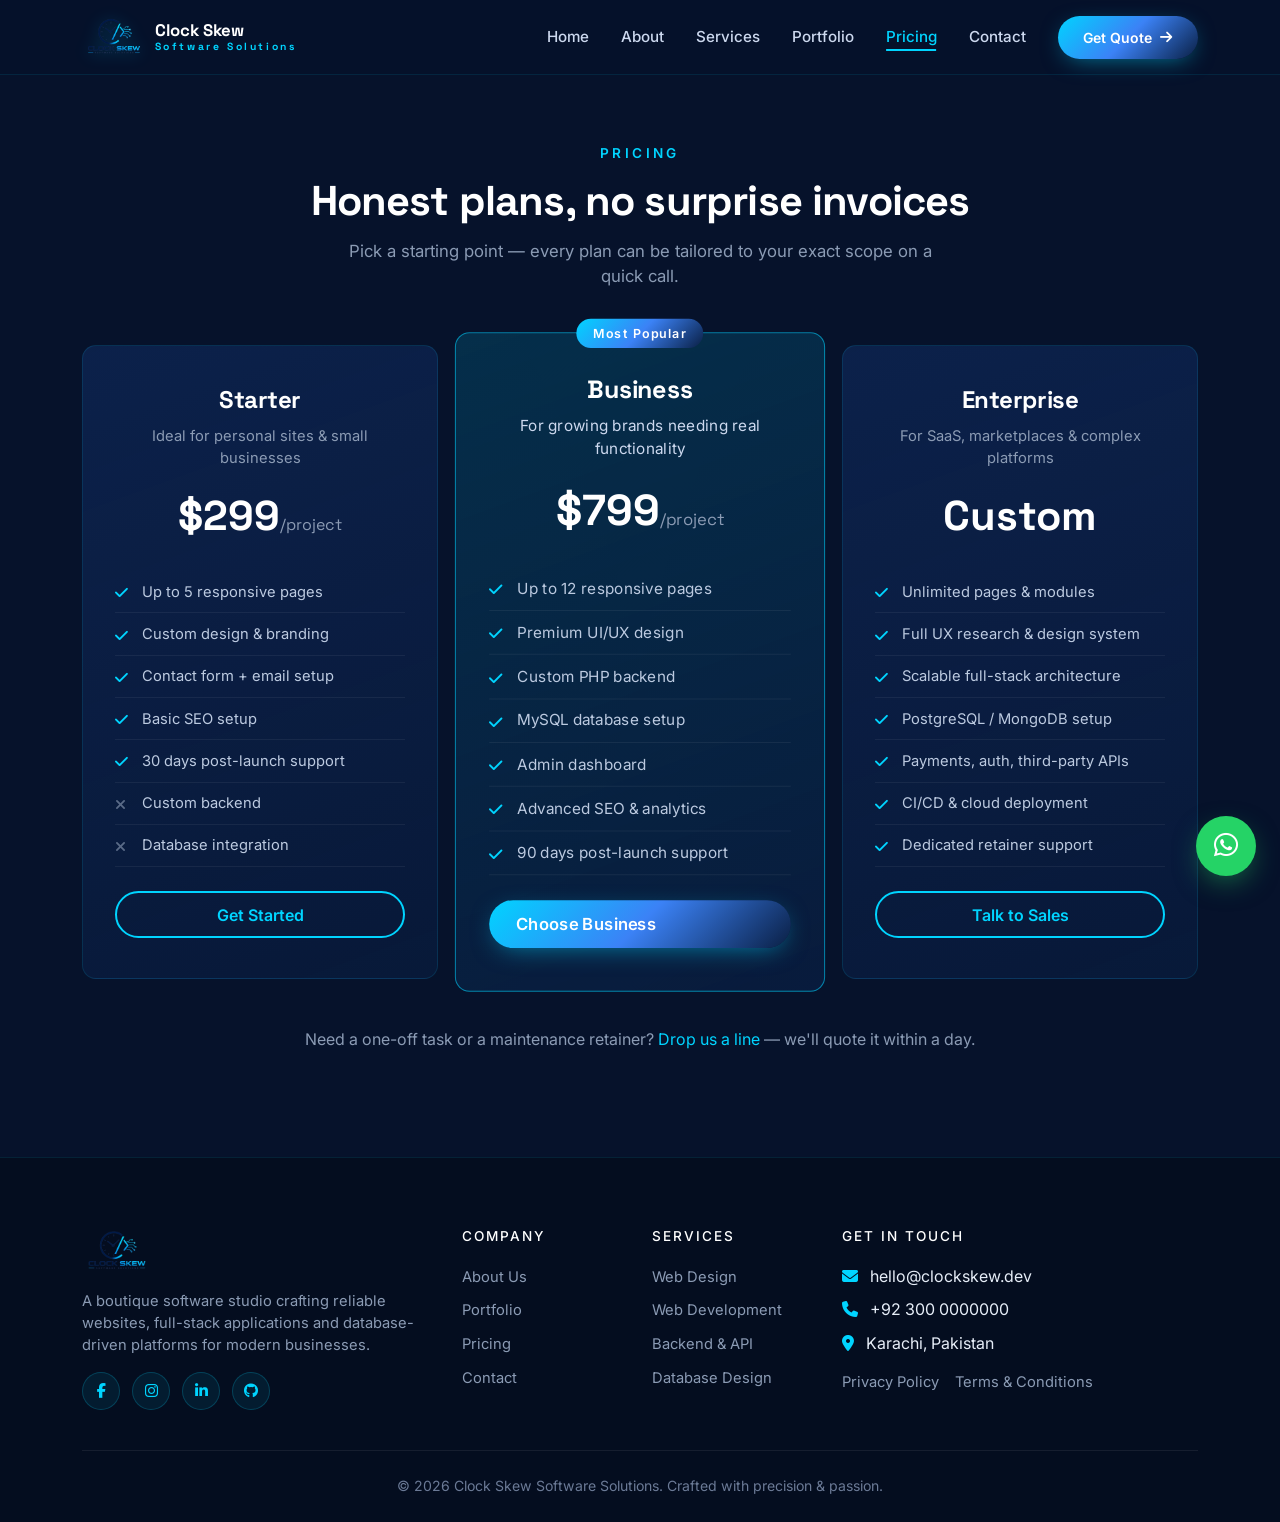
<file: pricing.html>
<!doctype html>
<html lang="en">
<head>
<meta charset="utf-8">
<meta name="viewport" content="width=device-width,initial-scale=1">
<title>Pricing | Clock Skew Software Solutions</title>
<meta name="description" content="Transparent pricing for websites, web apps and custom backends — pick a plan or get a custom quote.">
<meta name="author" content="Clock Skew Software Solutions">
<meta name="theme-color" content="#0a1f44">
<meta property="og:title" content="Pricing | Clock Skew Software Solutions">
<meta property="og:description" content="Transparent pricing for websites, web apps and custom backends — pick a plan or get a custom quote.">
<meta property="og:type" content="website">
<link rel="icon" type="image/png" href="images/favicon.png">
<link rel="apple-touch-icon" href="images/favicon.png">
<link rel="preconnect" href="https://fonts.googleapis.com">
<link rel="preconnect" href="https://fonts.gstatic.com" crossorigin>
<link href="https://fonts.googleapis.com/css2?family=Inter:wght@300;400;500;600;700&family=Space+Grotesk:wght@500;600;700&display=swap" rel="stylesheet">
<link href="https://cdn.jsdelivr.net/npm/bootstrap@5.3.3/dist/css/bootstrap.min.css" rel="stylesheet">
<link rel="stylesheet" href="https://cdnjs.cloudflare.com/ajax/libs/font-awesome/6.5.2/css/all.min.css">
<link rel="stylesheet" href="css/style.css">
</head>
<body>
<div id="cs-preloader"><div class="cs-loader"></div></div>
<div class="cs-popup-backdrop" id="cs-popup">
  <div class="cs-popup">
    <button class="close" aria-label="Close">&times;</button>
    <div class="ico"><i class="fa-solid fa-rocket"></i></div>
    <h4>Welcome to Clock Skew</h4>
    <p>Get a <strong style="color:#00d4ff">20% launch discount</strong> on your first project this month. Let's build something exceptional together.</p>
    <a href="contact.html" class="btn btn-cs" id="cs-popup-close">Claim Offer <i class="fa-solid fa-arrow-right"></i></a>
  </div>
</div>
<nav class="navbar navbar-expand-lg fixed-top cs-navbar">
  <div class="container">
    <a class="navbar-brand" href="index.html">
      <img src="images/logo.png" alt="Clock Skew Software Solutions">
      <span class="brand-text">Clock Skew<span>Software Solutions</span></span>
    </a>
    <button class="navbar-toggler" type="button" data-bs-toggle="collapse" data-bs-target="#csNav" aria-expanded="false" aria-label="Toggle navigation">
      <span class="navbar-toggler-icon"></span>
    </button>
    <div class="collapse navbar-collapse" id="csNav">
      <ul class="navbar-nav ms-auto align-items-lg-center">
        <li class="nav-item"><a class="nav-link" href="index.html">Home</a></li>
        <li class="nav-item"><a class="nav-link" href="about.html">About</a></li>
        <li class="nav-item"><a class="nav-link" href="services.html">Services</a></li>
        <li class="nav-item"><a class="nav-link" href="portfolio.html">Portfolio</a></li>
        <li class="nav-item"><a class="nav-link active" href="pricing.html">Pricing</a></li>
        <li class="nav-item"><a class="nav-link" href="contact.html">Contact</a></li>
        <li class="nav-item ms-lg-3 mt-3 mt-lg-0">
          <a class="btn btn-cs btn-sm" href="contact.html">Get Quote <i class="fa-solid fa-arrow-right"></i></a>
        </li>
      </ul>
    </div>
  </div>
</nav>
<section class="cs-section" style="padding-top:140px">
  <div class="container">
    <div class="cs-section-title reveal">
      <span class="eyebrow">Pricing</span>
      <h2>Honest plans, no surprise invoices</h2>
      <p>Pick a starting point — every plan can be tailored to your exact scope on a quick call.</p>
    </div>
    <div class="row g-4 justify-content-center">
      <div class="col-md-6 col-lg-4 reveal">
        <div class="cs-price">
          <h4>Starter</h4>
          <p style="color:#8b9bb4;font-size:.92rem">Ideal for personal sites & small businesses</p>
          <div class="price">$299<small>/project</small></div>
          <ul>
            <li>Up to 5 responsive pages</li>
            <li>Custom design & branding</li>
            <li>Contact form + email setup</li>
            <li>Basic SEO setup</li>
            <li>30 days post-launch support</li>
            <li class="no">Custom backend</li>
            <li class="no">Database integration</li>
          </ul>
          <a href="contact.html" class="btn btn-outline-cs w-100">Get Started</a>
        </div>
      </div>
      <div class="col-md-6 col-lg-4 reveal">
        <div class="cs-price featured">
          <h4>Business</h4>
          <p style="color:#cdd9ef;font-size:.92rem">For growing brands needing real functionality</p>
          <div class="price">$799<small>/project</small></div>
          <ul>
            <li>Up to 12 responsive pages</li>
            <li>Premium UI/UX design</li>
            <li>Custom PHP backend</li>
            <li>MySQL database setup</li>
            <li>Admin dashboard</li>
            <li>Advanced SEO & analytics</li>
            <li>90 days post-launch support</li>
          </ul>
          <a href="contact.html" class="btn btn-cs w-100">Choose Business</a>
        </div>
      </div>
      <div class="col-md-6 col-lg-4 reveal">
        <div class="cs-price">
          <h4>Enterprise</h4>
          <p style="color:#8b9bb4;font-size:.92rem">For SaaS, marketplaces & complex platforms</p>
          <div class="price">Custom</div>
          <ul>
            <li>Unlimited pages & modules</li>
            <li>Full UX research & design system</li>
            <li>Scalable full-stack architecture</li>
            <li>PostgreSQL / MongoDB setup</li>
            <li>Payments, auth, third-party APIs</li>
            <li>CI/CD & cloud deployment</li>
            <li>Dedicated retainer support</li>
          </ul>
          <a href="contact.html" class="btn btn-outline-cs w-100">Talk to Sales</a>
        </div>
      </div>
    </div>
    <div class="text-center mt-5 reveal" style="color:#8b9bb4">
      <p>Need a one-off task or a maintenance retainer? <a href="contact.html">Drop us a line</a> — we'll quote it within a day.</p>
    </div>
  </div>
</section>
<footer class="cs-footer">
  <div class="container">
    <div class="row g-4">
      <div class="col-lg-4">
        <a class="navbar-brand d-inline-flex align-items-center gap-2 mb-3" href="index.html">
          <img src="images/logo.png" alt="Clock Skew" style="height:46px">
        </a>
        <p>A boutique software studio crafting reliable websites, full-stack applications and database-driven platforms for modern businesses.</p>
        <div class="socials mt-3">
          <a href="#" aria-label="Facebook"><i class="fa-brands fa-facebook-f"></i></a>
          <a href="#" aria-label="Instagram"><i class="fa-brands fa-instagram"></i></a>
          <a href="#" aria-label="LinkedIn"><i class="fa-brands fa-linkedin-in"></i></a>
          <a href="#" aria-label="GitHub"><i class="fa-brands fa-github"></i></a>
        </div>
      </div>
      <div class="col-6 col-lg-2">
        <h6>Company</h6>
        <ul>
          <li><a href="about.html">About Us</a></li>
          <li><a href="portfolio.html">Portfolio</a></li>
          <li><a href="pricing.html">Pricing</a></li>
          <li><a href="contact.html">Contact</a></li>
        </ul>
      </div>
      <div class="col-6 col-lg-2">
        <h6>Services</h6>
        <ul>
          <li><a href="services.html">Web Design</a></li>
          <li><a href="services.html">Web Development</a></li>
          <li><a href="services.html">Backend & API</a></li>
          <li><a href="services.html">Database Design</a></li>
        </ul>
      </div>
      <div class="col-lg-4">
        <h6>Get in Touch</h6>
        <ul>
          <li><i class="fa-solid fa-envelope me-2" style="color:#00d4ff"></i> hello@clockskew.dev</li>
          <li><i class="fa-solid fa-phone me-2" style="color:#00d4ff"></i> +92 300 0000000</li>
          <li><i class="fa-solid fa-location-dot me-2" style="color:#00d4ff"></i> Karachi, Pakistan</li>
        </ul>
        <div class="d-flex gap-3 mt-3" style="font-size:.88rem">
          <a href="privacy.html">Privacy Policy</a>
          <a href="terms.html">Terms & Conditions</a>
        </div>
      </div>
    </div>
    <div class="copyright">
      &copy; 2026 Clock Skew Software Solutions. Crafted with precision &amp; passion.
    </div>
  </div>
</footer>
<a href="https://wa.me/923000000000?text=Hi%20Clock%20Skew%2C%20I%27d%20like%20to%20discuss%20a%20project." target="_blank" rel="noopener" class="cs-wa" aria-label="Chat on WhatsApp">
  <i class="fa-brands fa-whatsapp"></i>
</a>
<script src="https://code.jquery.com/jquery-3.7.1.min.js"></script>
<script src="https://cdn.jsdelivr.net/npm/bootstrap@5.3.3/dist/js/bootstrap.bundle.min.js"></script>
<script src="js/main.js"></script>
</body>
</html>
</file>
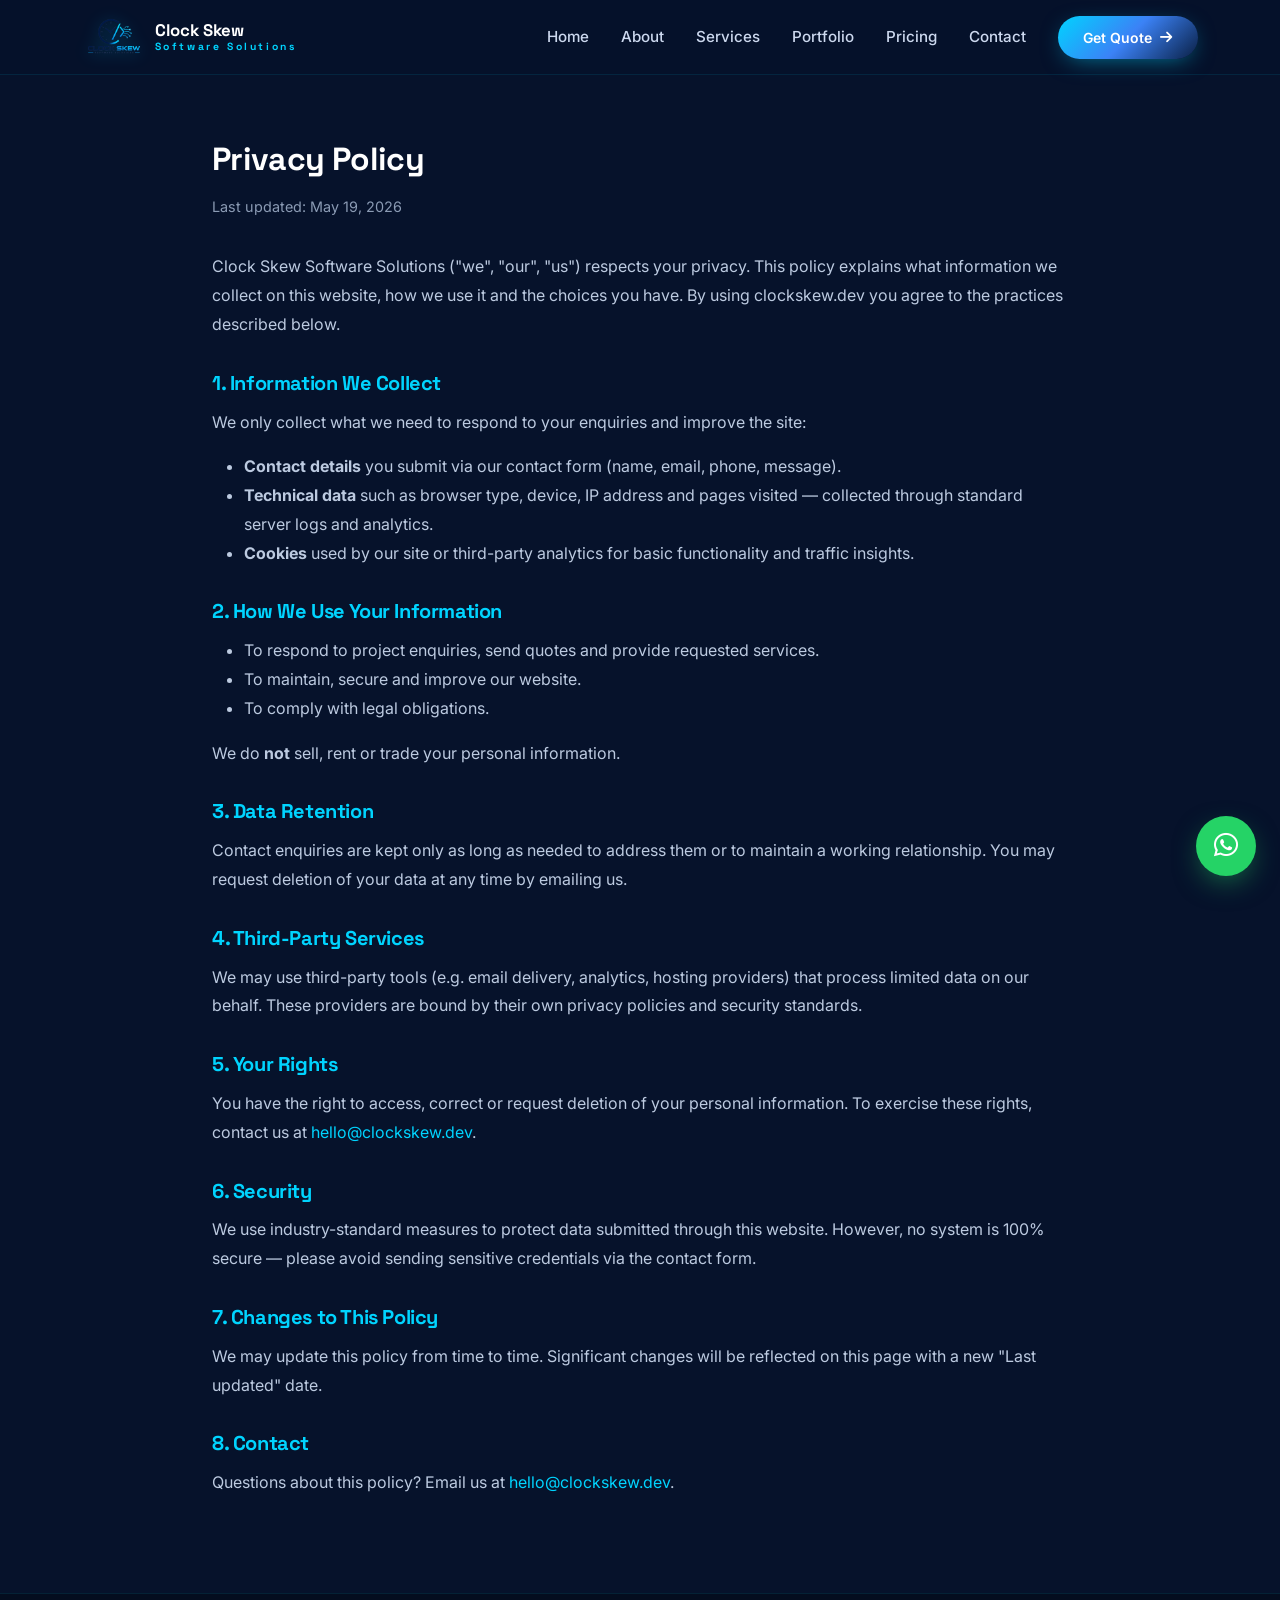
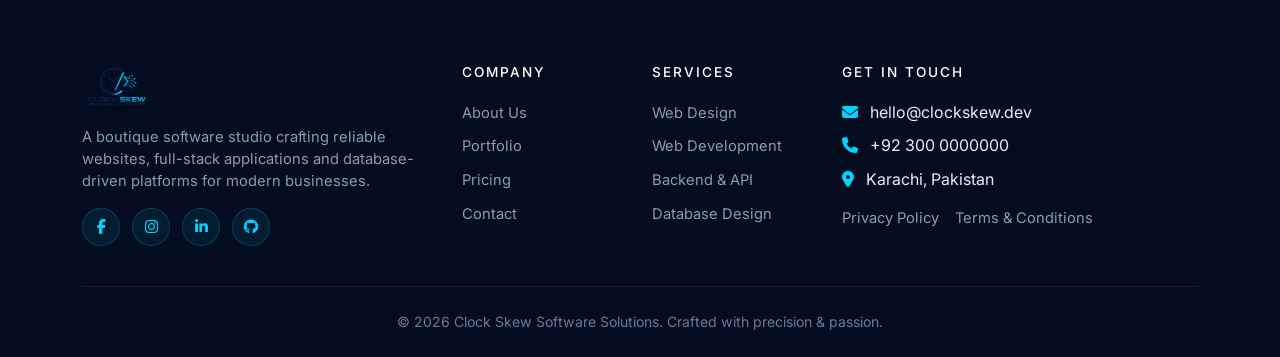
<file: privacy.html>
<!doctype html>
<html lang="en">
<head>
<meta charset="utf-8">
<meta name="viewport" content="width=device-width,initial-scale=1">
<title>Privacy Policy | Clock Skew Software Solutions</title>
<meta name="description" content="How Clock Skew Software Solutions collects, uses and protects your information.">
<meta name="author" content="Clock Skew Software Solutions">
<meta name="theme-color" content="#0a1f44">
<meta property="og:title" content="Privacy Policy | Clock Skew Software Solutions">
<meta property="og:description" content="How Clock Skew Software Solutions collects, uses and protects your information.">
<meta property="og:type" content="website">
<link rel="icon" type="image/png" href="images/favicon.png">
<link rel="apple-touch-icon" href="images/favicon.png">
<link rel="preconnect" href="https://fonts.googleapis.com">
<link rel="preconnect" href="https://fonts.gstatic.com" crossorigin>
<link href="https://fonts.googleapis.com/css2?family=Inter:wght@300;400;500;600;700&family=Space+Grotesk:wght@500;600;700&display=swap" rel="stylesheet">
<link href="https://cdn.jsdelivr.net/npm/bootstrap@5.3.3/dist/css/bootstrap.min.css" rel="stylesheet">
<link rel="stylesheet" href="https://cdnjs.cloudflare.com/ajax/libs/font-awesome/6.5.2/css/all.min.css">
<link rel="stylesheet" href="css/style.css">
</head>
<body>
<div id="cs-preloader"><div class="cs-loader"></div></div>
<div class="cs-popup-backdrop" id="cs-popup">
  <div class="cs-popup">
    <button class="close" aria-label="Close">&times;</button>
    <div class="ico"><i class="fa-solid fa-rocket"></i></div>
    <h4>Welcome to Clock Skew</h4>
    <p>Get a <strong style="color:#00d4ff">20% launch discount</strong> on your first project this month. Let's build something exceptional together.</p>
    <a href="contact.html" class="btn btn-cs" id="cs-popup-close">Claim Offer <i class="fa-solid fa-arrow-right"></i></a>
  </div>
</div>
<nav class="navbar navbar-expand-lg fixed-top cs-navbar">
  <div class="container">
    <a class="navbar-brand" href="index.html">
      <img src="images/logo.png" alt="Clock Skew Software Solutions">
      <span class="brand-text">Clock Skew<span>Software Solutions</span></span>
    </a>
    <button class="navbar-toggler" type="button" data-bs-toggle="collapse" data-bs-target="#csNav" aria-expanded="false" aria-label="Toggle navigation">
      <span class="navbar-toggler-icon"></span>
    </button>
    <div class="collapse navbar-collapse" id="csNav">
      <ul class="navbar-nav ms-auto align-items-lg-center">
        <li class="nav-item"><a class="nav-link" href="index.html">Home</a></li>
        <li class="nav-item"><a class="nav-link" href="about.html">About</a></li>
        <li class="nav-item"><a class="nav-link" href="services.html">Services</a></li>
        <li class="nav-item"><a class="nav-link" href="portfolio.html">Portfolio</a></li>
        <li class="nav-item"><a class="nav-link" href="pricing.html">Pricing</a></li>
        <li class="nav-item"><a class="nav-link" href="contact.html">Contact</a></li>
        <li class="nav-item ms-lg-3 mt-3 mt-lg-0">
          <a class="btn btn-cs btn-sm" href="contact.html">Get Quote <i class="fa-solid fa-arrow-right"></i></a>
        </li>
      </ul>
    </div>
  </div>
</nav>
<section class="cs-legal">
  <div class="container" style="max-width:880px">
    <h2 class="reveal">Privacy Policy</h2>
    <p class="updated">Last updated: May 19, 2026</p>
    <p>Clock Skew Software Solutions ("we", "our", "us") respects your privacy. This policy explains what information we collect on this website, how we use it and the choices you have. By using clockskew.dev you agree to the practices described below.</p>
    <h3>1. Information We Collect</h3>
    <p>We only collect what we need to respond to your enquiries and improve the site:</p>
    <ul>
      <li><strong>Contact details</strong> you submit via our contact form (name, email, phone, message).</li>
      <li><strong>Technical data</strong> such as browser type, device, IP address and pages visited — collected through standard server logs and analytics.</li>
      <li><strong>Cookies</strong> used by our site or third-party analytics for basic functionality and traffic insights.</li>
    </ul>
    <h3>2. How We Use Your Information</h3>
    <ul>
      <li>To respond to project enquiries, send quotes and provide requested services.</li>
      <li>To maintain, secure and improve our website.</li>
      <li>To comply with legal obligations.</li>
    </ul>
    <p>We do <strong>not</strong> sell, rent or trade your personal information.</p>
    <h3>3. Data Retention</h3>
    <p>Contact enquiries are kept only as long as needed to address them or to maintain a working relationship. You may request deletion of your data at any time by emailing us.</p>
    <h3>4. Third-Party Services</h3>
    <p>We may use third-party tools (e.g. email delivery, analytics, hosting providers) that process limited data on our behalf. These providers are bound by their own privacy policies and security standards.</p>
    <h3>5. Your Rights</h3>
    <p>You have the right to access, correct or request deletion of your personal information. To exercise these rights, contact us at <a href="mailto:hello@clockskew.dev">hello@clockskew.dev</a>.</p>
    <h3>6. Security</h3>
    <p>We use industry-standard measures to protect data submitted through this website. However, no system is 100% secure — please avoid sending sensitive credentials via the contact form.</p>
    <h3>7. Changes to This Policy</h3>
    <p>We may update this policy from time to time. Significant changes will be reflected on this page with a new "Last updated" date.</p>
    <h3>8. Contact</h3>
    <p>Questions about this policy? Email us at <a href="mailto:hello@clockskew.dev">hello@clockskew.dev</a>.</p>
  </div>
</section>
<footer class="cs-footer">
  <div class="container">
    <div class="row g-4">
      <div class="col-lg-4">
        <a class="navbar-brand d-inline-flex align-items-center gap-2 mb-3" href="index.html">
          <img src="images/logo.png" alt="Clock Skew" style="height:46px">
        </a>
        <p>A boutique software studio crafting reliable websites, full-stack applications and database-driven platforms for modern businesses.</p>
        <div class="socials mt-3">
          <a href="#" aria-label="Facebook"><i class="fa-brands fa-facebook-f"></i></a>
          <a href="#" aria-label="Instagram"><i class="fa-brands fa-instagram"></i></a>
          <a href="#" aria-label="LinkedIn"><i class="fa-brands fa-linkedin-in"></i></a>
          <a href="#" aria-label="GitHub"><i class="fa-brands fa-github"></i></a>
        </div>
      </div>
      <div class="col-6 col-lg-2">
        <h6>Company</h6>
        <ul>
          <li><a href="about.html">About Us</a></li>
          <li><a href="portfolio.html">Portfolio</a></li>
          <li><a href="pricing.html">Pricing</a></li>
          <li><a href="contact.html">Contact</a></li>
        </ul>
      </div>
      <div class="col-6 col-lg-2">
        <h6>Services</h6>
        <ul>
          <li><a href="services.html">Web Design</a></li>
          <li><a href="services.html">Web Development</a></li>
          <li><a href="services.html">Backend & API</a></li>
          <li><a href="services.html">Database Design</a></li>
        </ul>
      </div>
      <div class="col-lg-4">
        <h6>Get in Touch</h6>
        <ul>
          <li><i class="fa-solid fa-envelope me-2" style="color:#00d4ff"></i> hello@clockskew.dev</li>
          <li><i class="fa-solid fa-phone me-2" style="color:#00d4ff"></i> +92 300 0000000</li>
          <li><i class="fa-solid fa-location-dot me-2" style="color:#00d4ff"></i> Karachi, Pakistan</li>
        </ul>
        <div class="d-flex gap-3 mt-3" style="font-size:.88rem">
          <a href="privacy.html">Privacy Policy</a>
          <a href="terms.html">Terms & Conditions</a>
        </div>
      </div>
    </div>
    <div class="copyright">
      &copy; 2026 Clock Skew Software Solutions. Crafted with precision &amp; passion.
    </div>
  </div>
</footer>
<a href="https://wa.me/923000000000?text=Hi%20Clock%20Skew%2C%20I%27d%20like%20to%20discuss%20a%20project." target="_blank" rel="noopener" class="cs-wa" aria-label="Chat on WhatsApp">
  <i class="fa-brands fa-whatsapp"></i>
</a>
<script src="https://code.jquery.com/jquery-3.7.1.min.js"></script>
<script src="https://cdn.jsdelivr.net/npm/bootstrap@5.3.3/dist/js/bootstrap.bundle.min.js"></script>
<script src="js/main.js"></script>
</body>
</html>
</file>
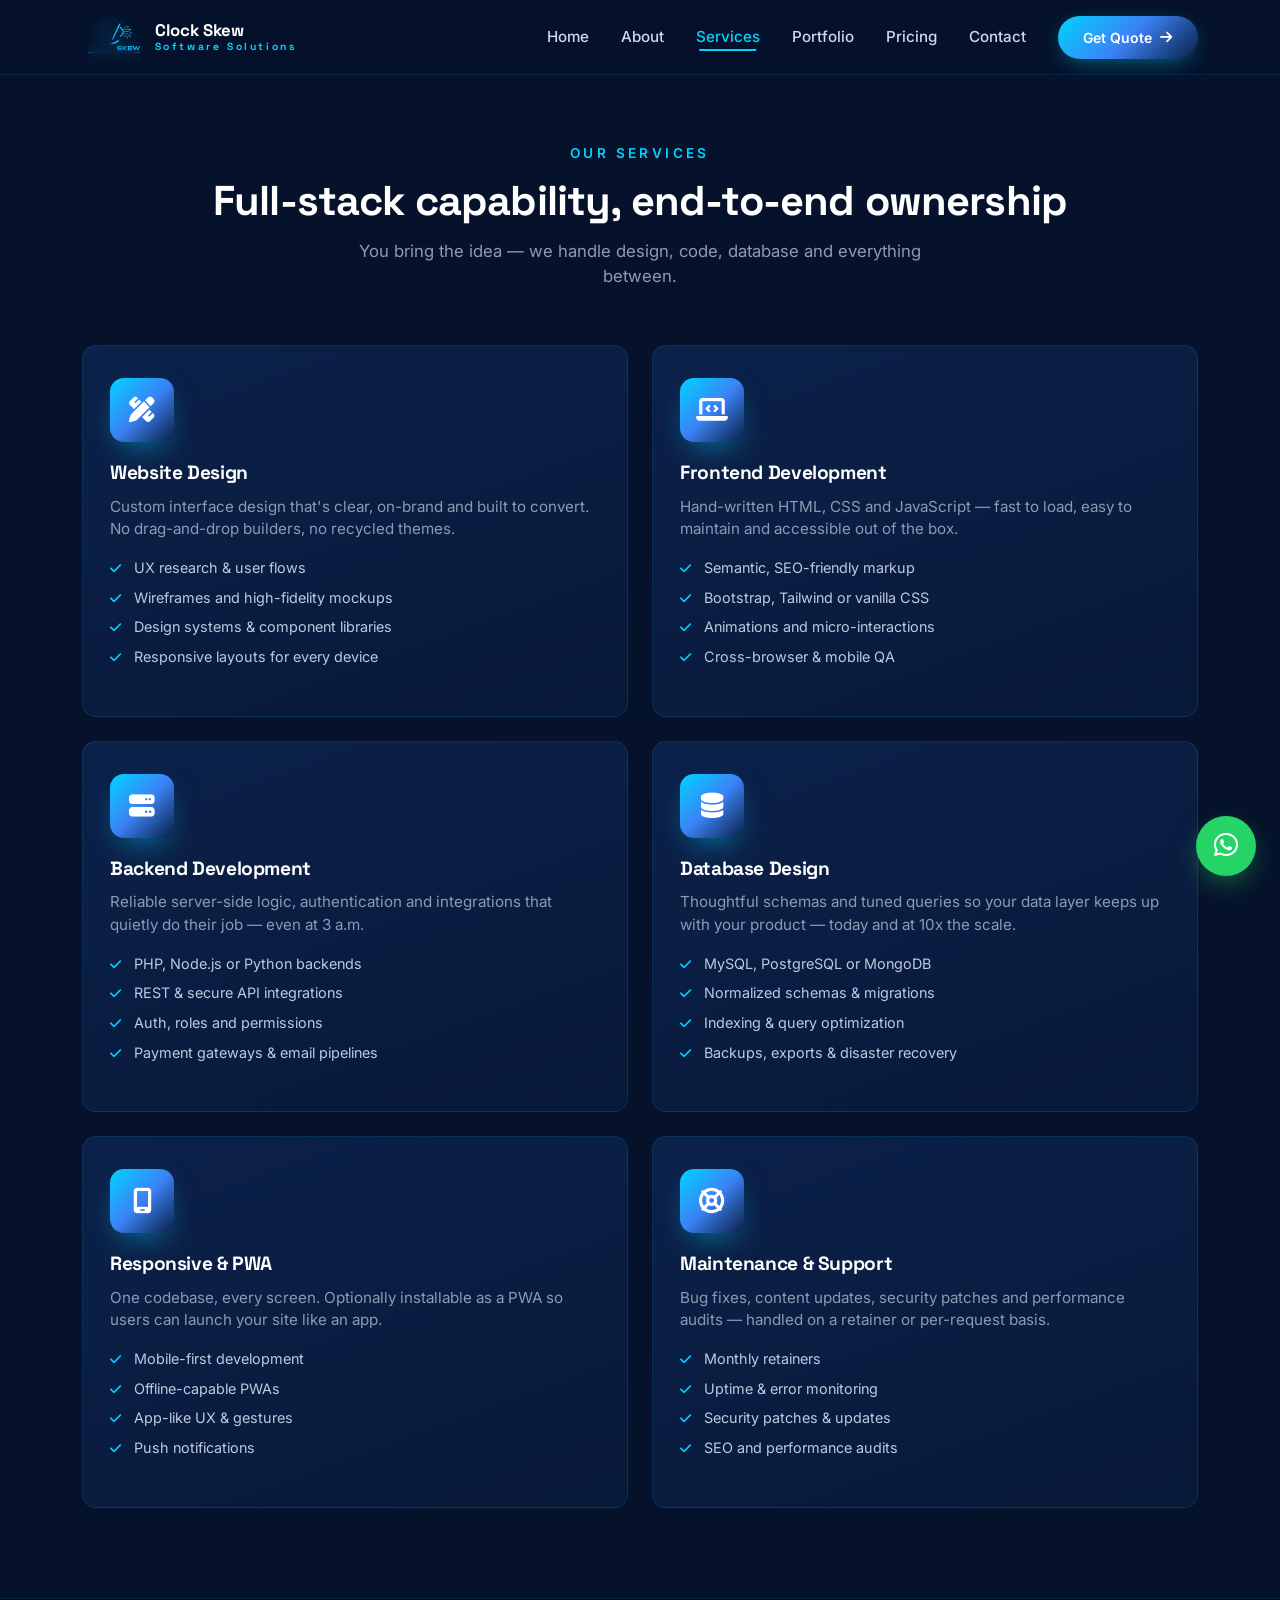
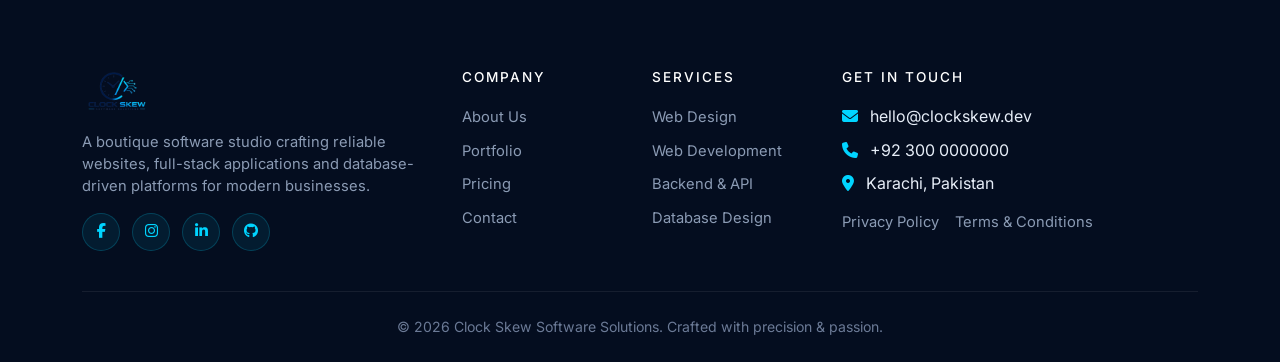
<file: services.html>
<!doctype html>
<html lang="en">
<head>
<meta charset="utf-8">
<meta name="viewport" content="width=device-width,initial-scale=1">
<title>Services | Clock Skew Software Solutions</title>
<meta name="description" content="Website design, frontend & backend development, custom databases and ongoing maintenance — all under one roof.">
<meta name="author" content="Clock Skew Software Solutions">
<meta name="theme-color" content="#0a1f44">
<meta property="og:title" content="Services | Clock Skew Software Solutions">
<meta property="og:description" content="Website design, frontend & backend development, custom databases and ongoing maintenance — all under one roof.">
<meta property="og:type" content="website">
<link rel="icon" type="image/png" href="images/favicon.png">
<link rel="apple-touch-icon" href="images/favicon.png">
<link rel="preconnect" href="https://fonts.googleapis.com">
<link rel="preconnect" href="https://fonts.gstatic.com" crossorigin>
<link href="https://fonts.googleapis.com/css2?family=Inter:wght@300;400;500;600;700&family=Space+Grotesk:wght@500;600;700&display=swap" rel="stylesheet">
<link href="https://cdn.jsdelivr.net/npm/bootstrap@5.3.3/dist/css/bootstrap.min.css" rel="stylesheet">
<link rel="stylesheet" href="https://cdnjs.cloudflare.com/ajax/libs/font-awesome/6.5.2/css/all.min.css">
<link rel="stylesheet" href="css/style.css">
</head>
<body>
<div id="cs-preloader"><div class="cs-loader"></div></div>
<div class="cs-popup-backdrop" id="cs-popup">
  <div class="cs-popup">
    <button class="close" aria-label="Close">&times;</button>
    <div class="ico"><i class="fa-solid fa-rocket"></i></div>
    <h4>Welcome to Clock Skew</h4>
    <p>Get a <strong style="color:#00d4ff">20% launch discount</strong> on your first project this month. Let's build something exceptional together.</p>
    <a href="contact.html" class="btn btn-cs" id="cs-popup-close">Claim Offer <i class="fa-solid fa-arrow-right"></i></a>
  </div>
</div>
<nav class="navbar navbar-expand-lg fixed-top cs-navbar">
  <div class="container">
    <a class="navbar-brand" href="index.html">
      <img src="images/logo.png" alt="Clock Skew Software Solutions">
      <span class="brand-text">Clock Skew<span>Software Solutions</span></span>
    </a>
    <button class="navbar-toggler" type="button" data-bs-toggle="collapse" data-bs-target="#csNav" aria-expanded="false" aria-label="Toggle navigation">
      <span class="navbar-toggler-icon"></span>
    </button>
    <div class="collapse navbar-collapse" id="csNav">
      <ul class="navbar-nav ms-auto align-items-lg-center">
        <li class="nav-item"><a class="nav-link" href="index.html">Home</a></li>
        <li class="nav-item"><a class="nav-link" href="about.html">About</a></li>
        <li class="nav-item"><a class="nav-link active" href="services.html">Services</a></li>
        <li class="nav-item"><a class="nav-link" href="portfolio.html">Portfolio</a></li>
        <li class="nav-item"><a class="nav-link" href="pricing.html">Pricing</a></li>
        <li class="nav-item"><a class="nav-link" href="contact.html">Contact</a></li>
        <li class="nav-item ms-lg-3 mt-3 mt-lg-0">
          <a class="btn btn-cs btn-sm" href="contact.html">Get Quote <i class="fa-solid fa-arrow-right"></i></a>
        </li>
      </ul>
    </div>
  </div>
</nav>
<section class="cs-section" style="padding-top:140px">
  <div class="container">
    <div class="cs-section-title reveal">
      <span class="eyebrow">Our services</span>
      <h2>Full-stack capability, end-to-end ownership</h2>
      <p>You bring the idea — we handle design, code, database and everything between.</p>
    </div>
    <div class="row g-4">
      <div class="col-lg-6 reveal">
        <div class="cs-card">
          <div class="ico"><i class="fa-solid fa-pen-ruler"></i></div>
          <h4>Website Design</h4>
          <p>Custom interface design that's clear, on-brand and built to convert. No drag-and-drop builders, no recycled themes.</p>
          <ul>
            <li>UX research & user flows</li>
            <li>Wireframes and high-fidelity mockups</li>
            <li>Design systems & component libraries</li>
            <li>Responsive layouts for every device</li>
          </ul>
        </div>
      </div>
      <div class="col-lg-6 reveal">
        <div class="cs-card">
          <div class="ico"><i class="fa-solid fa-laptop-code"></i></div>
          <h4>Frontend Development</h4>
          <p>Hand-written HTML, CSS and JavaScript — fast to load, easy to maintain and accessible out of the box.</p>
          <ul>
            <li>Semantic, SEO-friendly markup</li>
            <li>Bootstrap, Tailwind or vanilla CSS</li>
            <li>Animations and micro-interactions</li>
            <li>Cross-browser & mobile QA</li>
          </ul>
        </div>
      </div>
      <div class="col-lg-6 reveal">
        <div class="cs-card">
          <div class="ico"><i class="fa-solid fa-server"></i></div>
          <h4>Backend Development</h4>
          <p>Reliable server-side logic, authentication and integrations that quietly do their job — even at 3 a.m.</p>
          <ul>
            <li>PHP, Node.js or Python backends</li>
            <li>REST & secure API integrations</li>
            <li>Auth, roles and permissions</li>
            <li>Payment gateways & email pipelines</li>
          </ul>
        </div>
      </div>
      <div class="col-lg-6 reveal">
        <div class="cs-card">
          <div class="ico"><i class="fa-solid fa-database"></i></div>
          <h4>Database Design</h4>
          <p>Thoughtful schemas and tuned queries so your data layer keeps up with your product — today and at 10x the scale.</p>
          <ul>
            <li>MySQL, PostgreSQL or MongoDB</li>
            <li>Normalized schemas & migrations</li>
            <li>Indexing & query optimization</li>
            <li>Backups, exports & disaster recovery</li>
          </ul>
        </div>
      </div>
      <div class="col-lg-6 reveal">
        <div class="cs-card">
          <div class="ico"><i class="fa-solid fa-mobile-screen"></i></div>
          <h4>Responsive & PWA</h4>
          <p>One codebase, every screen. Optionally installable as a PWA so users can launch your site like an app.</p>
          <ul>
            <li>Mobile-first development</li>
            <li>Offline-capable PWAs</li>
            <li>App-like UX & gestures</li>
            <li>Push notifications</li>
          </ul>
        </div>
      </div>
      <div class="col-lg-6 reveal">
        <div class="cs-card">
          <div class="ico"><i class="fa-solid fa-life-ring"></i></div>
          <h4>Maintenance & Support</h4>
          <p>Bug fixes, content updates, security patches and performance audits — handled on a retainer or per-request basis.</p>
          <ul>
            <li>Monthly retainers</li>
            <li>Uptime & error monitoring</li>
            <li>Security patches & updates</li>
            <li>SEO and performance audits</li>
          </ul>
        </div>
      </div>
    </div>
  </div>
</section>
<footer class="cs-footer">
  <div class="container">
    <div class="row g-4">
      <div class="col-lg-4">
        <a class="navbar-brand d-inline-flex align-items-center gap-2 mb-3" href="index.html">
          <img src="images/logo.png" alt="Clock Skew" style="height:46px">
        </a>
        <p>A boutique software studio crafting reliable websites, full-stack applications and database-driven platforms for modern businesses.</p>
        <div class="socials mt-3">
          <a href="#" aria-label="Facebook"><i class="fa-brands fa-facebook-f"></i></a>
          <a href="#" aria-label="Instagram"><i class="fa-brands fa-instagram"></i></a>
          <a href="#" aria-label="LinkedIn"><i class="fa-brands fa-linkedin-in"></i></a>
          <a href="#" aria-label="GitHub"><i class="fa-brands fa-github"></i></a>
        </div>
      </div>
      <div class="col-6 col-lg-2">
        <h6>Company</h6>
        <ul>
          <li><a href="about.html">About Us</a></li>
          <li><a href="portfolio.html">Portfolio</a></li>
          <li><a href="pricing.html">Pricing</a></li>
          <li><a href="contact.html">Contact</a></li>
        </ul>
      </div>
      <div class="col-6 col-lg-2">
        <h6>Services</h6>
        <ul>
          <li><a href="services.html">Web Design</a></li>
          <li><a href="services.html">Web Development</a></li>
          <li><a href="services.html">Backend & API</a></li>
          <li><a href="services.html">Database Design</a></li>
        </ul>
      </div>
      <div class="col-lg-4">
        <h6>Get in Touch</h6>
        <ul>
          <li><i class="fa-solid fa-envelope me-2" style="color:#00d4ff"></i> hello@clockskew.dev</li>
          <li><i class="fa-solid fa-phone me-2" style="color:#00d4ff"></i> +92 300 0000000</li>
          <li><i class="fa-solid fa-location-dot me-2" style="color:#00d4ff"></i> Karachi, Pakistan</li>
        </ul>
        <div class="d-flex gap-3 mt-3" style="font-size:.88rem">
          <a href="privacy.html">Privacy Policy</a>
          <a href="terms.html">Terms & Conditions</a>
        </div>
      </div>
    </div>
    <div class="copyright">
      &copy; 2026 Clock Skew Software Solutions. Crafted with precision &amp; passion.
    </div>
  </div>
</footer>
<a href="https://wa.me/923000000000?text=Hi%20Clock%20Skew%2C%20I%27d%20like%20to%20discuss%20a%20project." target="_blank" rel="noopener" class="cs-wa" aria-label="Chat on WhatsApp">
  <i class="fa-brands fa-whatsapp"></i>
</a>
<script src="https://code.jquery.com/jquery-3.7.1.min.js"></script>
<script src="https://cdn.jsdelivr.net/npm/bootstrap@5.3.3/dist/js/bootstrap.bundle.min.js"></script>
<script src="js/main.js"></script>
</body>
</html>
</file>
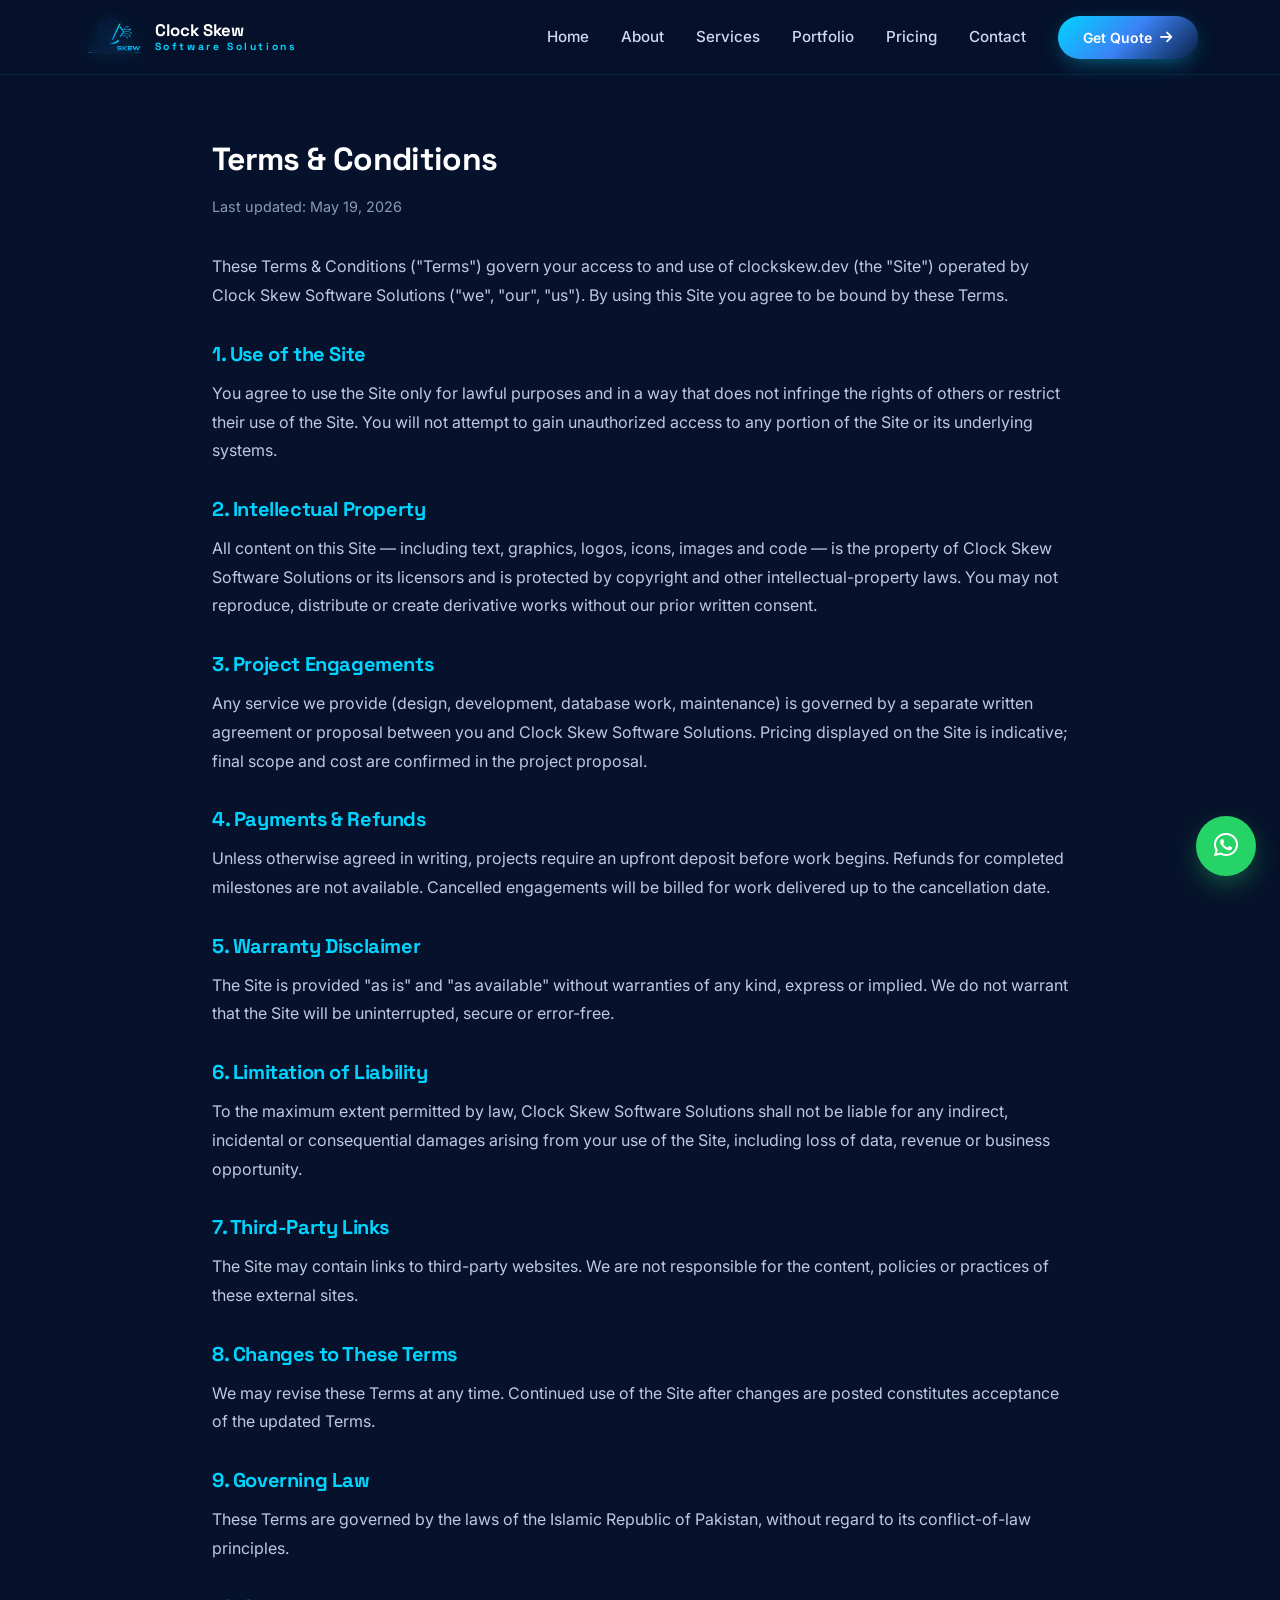
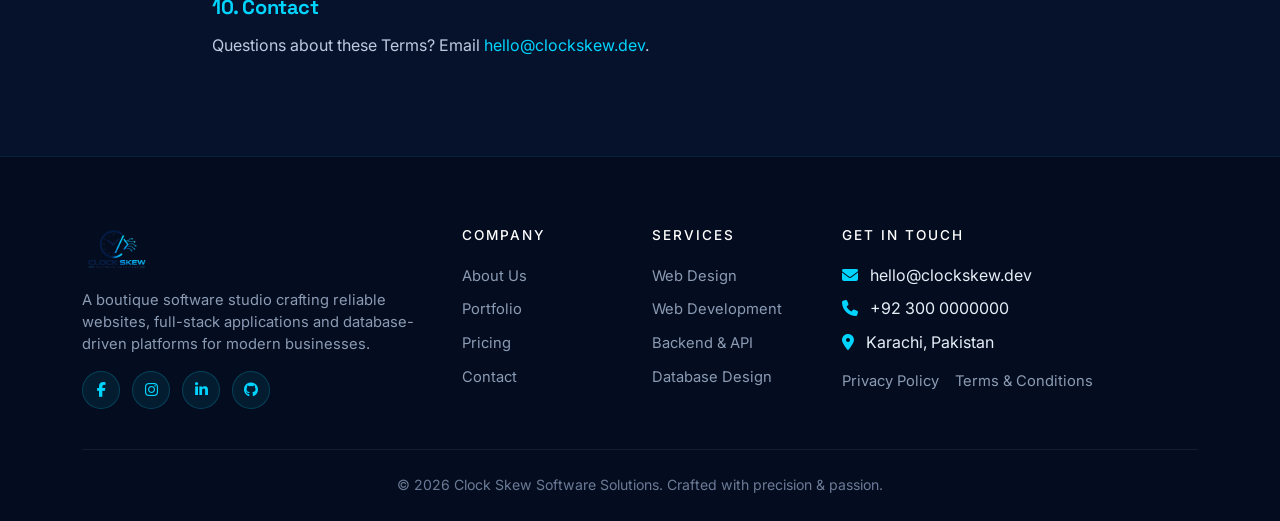
<file: terms.html>
<!doctype html>
<html lang="en">
<head>
<meta charset="utf-8">
<meta name="viewport" content="width=device-width,initial-scale=1">
<title>Terms & Conditions | Clock Skew Software Solutions</title>
<meta name="description" content="The terms that govern use of the Clock Skew Software Solutions website and services.">
<meta name="author" content="Clock Skew Software Solutions">
<meta name="theme-color" content="#0a1f44">
<meta property="og:title" content="Terms & Conditions | Clock Skew Software Solutions">
<meta property="og:description" content="The terms that govern use of the Clock Skew Software Solutions website and services.">
<meta property="og:type" content="website">
<link rel="icon" type="image/png" href="images/favicon.png">
<link rel="apple-touch-icon" href="images/favicon.png">
<link rel="preconnect" href="https://fonts.googleapis.com">
<link rel="preconnect" href="https://fonts.gstatic.com" crossorigin>
<link href="https://fonts.googleapis.com/css2?family=Inter:wght@300;400;500;600;700&family=Space+Grotesk:wght@500;600;700&display=swap" rel="stylesheet">
<link href="https://cdn.jsdelivr.net/npm/bootstrap@5.3.3/dist/css/bootstrap.min.css" rel="stylesheet">
<link rel="stylesheet" href="https://cdnjs.cloudflare.com/ajax/libs/font-awesome/6.5.2/css/all.min.css">
<link rel="stylesheet" href="css/style.css">
</head>
<body>
<div id="cs-preloader"><div class="cs-loader"></div></div>
<div class="cs-popup-backdrop" id="cs-popup">
  <div class="cs-popup">
    <button class="close" aria-label="Close">&times;</button>
    <div class="ico"><i class="fa-solid fa-rocket"></i></div>
    <h4>Welcome to Clock Skew</h4>
    <p>Get a <strong style="color:#00d4ff">20% launch discount</strong> on your first project this month. Let's build something exceptional together.</p>
    <a href="contact.html" class="btn btn-cs" id="cs-popup-close">Claim Offer <i class="fa-solid fa-arrow-right"></i></a>
  </div>
</div>
<nav class="navbar navbar-expand-lg fixed-top cs-navbar">
  <div class="container">
    <a class="navbar-brand" href="index.html">
      <img src="images/logo.png" alt="Clock Skew Software Solutions">
      <span class="brand-text">Clock Skew<span>Software Solutions</span></span>
    </a>
    <button class="navbar-toggler" type="button" data-bs-toggle="collapse" data-bs-target="#csNav" aria-expanded="false" aria-label="Toggle navigation">
      <span class="navbar-toggler-icon"></span>
    </button>
    <div class="collapse navbar-collapse" id="csNav">
      <ul class="navbar-nav ms-auto align-items-lg-center">
        <li class="nav-item"><a class="nav-link" href="index.html">Home</a></li>
        <li class="nav-item"><a class="nav-link" href="about.html">About</a></li>
        <li class="nav-item"><a class="nav-link" href="services.html">Services</a></li>
        <li class="nav-item"><a class="nav-link" href="portfolio.html">Portfolio</a></li>
        <li class="nav-item"><a class="nav-link" href="pricing.html">Pricing</a></li>
        <li class="nav-item"><a class="nav-link" href="contact.html">Contact</a></li>
        <li class="nav-item ms-lg-3 mt-3 mt-lg-0">
          <a class="btn btn-cs btn-sm" href="contact.html">Get Quote <i class="fa-solid fa-arrow-right"></i></a>
        </li>
      </ul>
    </div>
  </div>
</nav>
<section class="cs-legal">
  <div class="container" style="max-width:880px">
    <h2 class="reveal">Terms &amp; Conditions</h2>
    <p class="updated">Last updated: May 19, 2026</p>
    <p>These Terms &amp; Conditions ("Terms") govern your access to and use of clockskew.dev (the "Site") operated by Clock Skew Software Solutions ("we", "our", "us"). By using this Site you agree to be bound by these Terms.</p>
    <h3>1. Use of the Site</h3>
    <p>You agree to use the Site only for lawful purposes and in a way that does not infringe the rights of others or restrict their use of the Site. You will not attempt to gain unauthorized access to any portion of the Site or its underlying systems.</p>
    <h3>2. Intellectual Property</h3>
    <p>All content on this Site — including text, graphics, logos, icons, images and code — is the property of Clock Skew Software Solutions or its licensors and is protected by copyright and other intellectual-property laws. You may not reproduce, distribute or create derivative works without our prior written consent.</p>
    <h3>3. Project Engagements</h3>
    <p>Any service we provide (design, development, database work, maintenance) is governed by a separate written agreement or proposal between you and Clock Skew Software Solutions. Pricing displayed on the Site is indicative; final scope and cost are confirmed in the project proposal.</p>
    <h3>4. Payments &amp; Refunds</h3>
    <p>Unless otherwise agreed in writing, projects require an upfront deposit before work begins. Refunds for completed milestones are not available. Cancelled engagements will be billed for work delivered up to the cancellation date.</p>
    <h3>5. Warranty Disclaimer</h3>
    <p>The Site is provided "as is" and "as available" without warranties of any kind, express or implied. We do not warrant that the Site will be uninterrupted, secure or error-free.</p>
    <h3>6. Limitation of Liability</h3>
    <p>To the maximum extent permitted by law, Clock Skew Software Solutions shall not be liable for any indirect, incidental or consequential damages arising from your use of the Site, including loss of data, revenue or business opportunity.</p>
    <h3>7. Third-Party Links</h3>
    <p>The Site may contain links to third-party websites. We are not responsible for the content, policies or practices of these external sites.</p>
    <h3>8. Changes to These Terms</h3>
    <p>We may revise these Terms at any time. Continued use of the Site after changes are posted constitutes acceptance of the updated Terms.</p>
    <h3>9. Governing Law</h3>
    <p>These Terms are governed by the laws of the Islamic Republic of Pakistan, without regard to its conflict-of-law principles.</p>
    <h3>10. Contact</h3>
    <p>Questions about these Terms? Email <a href="mailto:hello@clockskew.dev">hello@clockskew.dev</a>.</p>
  </div>
</section>
<footer class="cs-footer">
  <div class="container">
    <div class="row g-4">
      <div class="col-lg-4">
        <a class="navbar-brand d-inline-flex align-items-center gap-2 mb-3" href="index.html">
          <img src="images/logo.png" alt="Clock Skew" style="height:46px">
        </a>
        <p>A boutique software studio crafting reliable websites, full-stack applications and database-driven platforms for modern businesses.</p>
        <div class="socials mt-3">
          <a href="#" aria-label="Facebook"><i class="fa-brands fa-facebook-f"></i></a>
          <a href="#" aria-label="Instagram"><i class="fa-brands fa-instagram"></i></a>
          <a href="#" aria-label="LinkedIn"><i class="fa-brands fa-linkedin-in"></i></a>
          <a href="#" aria-label="GitHub"><i class="fa-brands fa-github"></i></a>
        </div>
      </div>
      <div class="col-6 col-lg-2">
        <h6>Company</h6>
        <ul>
          <li><a href="about.html">About Us</a></li>
          <li><a href="portfolio.html">Portfolio</a></li>
          <li><a href="pricing.html">Pricing</a></li>
          <li><a href="contact.html">Contact</a></li>
        </ul>
      </div>
      <div class="col-6 col-lg-2">
        <h6>Services</h6>
        <ul>
          <li><a href="services.html">Web Design</a></li>
          <li><a href="services.html">Web Development</a></li>
          <li><a href="services.html">Backend & API</a></li>
          <li><a href="services.html">Database Design</a></li>
        </ul>
      </div>
      <div class="col-lg-4">
        <h6>Get in Touch</h6>
        <ul>
          <li><i class="fa-solid fa-envelope me-2" style="color:#00d4ff"></i> hello@clockskew.dev</li>
          <li><i class="fa-solid fa-phone me-2" style="color:#00d4ff"></i> +92 300 0000000</li>
          <li><i class="fa-solid fa-location-dot me-2" style="color:#00d4ff"></i> Karachi, Pakistan</li>
        </ul>
        <div class="d-flex gap-3 mt-3" style="font-size:.88rem">
          <a href="privacy.html">Privacy Policy</a>
          <a href="terms.html">Terms & Conditions</a>
        </div>
      </div>
    </div>
    <div class="copyright">
      &copy; 2026 Clock Skew Software Solutions. Crafted with precision &amp; passion.
    </div>
  </div>
</footer>
<a href="https://wa.me/923000000000?text=Hi%20Clock%20Skew%2C%20I%27d%20like%20to%20discuss%20a%20project." target="_blank" rel="noopener" class="cs-wa" aria-label="Chat on WhatsApp">
  <i class="fa-brands fa-whatsapp"></i>
</a>
<script src="https://code.jquery.com/jquery-3.7.1.min.js"></script>
<script src="https://cdn.jsdelivr.net/npm/bootstrap@5.3.3/dist/js/bootstrap.bundle.min.js"></script>
<script src="js/main.js"></script>
</body>
</html>
</file>
<file: css/style.css>
/* Clock Skew Software Solutions - Custom Styles */
:root{
  --cs-navy:#0a1f44;
  --cs-navy-2:#0d2657;
  --cs-cyan:#00d4ff;
  --cs-cyan-2:#22e3ff;
  --cs-dark:#06122b;
  --cs-light:#f4f7fb;
  --cs-muted:#8b9bb4;
  --cs-card:#0f2858;
  --cs-radius:14px;
  --cs-shadow:0 18px 50px -20px rgba(0,212,255,.35);
  --cs-grad:linear-gradient(135deg,#00d4ff 0%,#3b82f6 50%,#0a1f44 100%);
  --cs-grad-soft:linear-gradient(135deg,rgba(0,212,255,.12),rgba(10,31,68,.6));
}
*{box-sizing:border-box}
html,body{scroll-behavior:smooth}
body{
  font-family:'Inter','Segoe UI',sans-serif;
  background:var(--cs-dark);
  color:#e6edf7;
  overflow-x:hidden;
  margin:0;
}
h1,h2,h3,h4,h5{font-family:'Space Grotesk','Inter',sans-serif;font-weight:700;letter-spacing:-.02em}
a{color:var(--cs-cyan);text-decoration:none;transition:.25s}
a:hover{color:var(--cs-cyan-2)}

/* === Preloader === */
#cs-preloader{
  position:fixed;inset:0;background:var(--cs-dark);
  display:flex;align-items:center;justify-content:center;
  z-index:9999;transition:opacity .6s ease,visibility .6s;
}
#cs-preloader.hidden{opacity:0;visibility:hidden}
.cs-loader{
  width:70px;height:70px;border-radius:50%;
  border:3px solid rgba(0,212,255,.15);
  border-top-color:var(--cs-cyan);
  animation:cs-spin .9s linear infinite;
}
@keyframes cs-spin{to{transform:rotate(360deg)}}

/* === Navbar === */
.cs-navbar{
  background:rgba(6,18,43,.85)!important;
  backdrop-filter:blur(14px);
  -webkit-backdrop-filter:blur(14px);
  border-bottom:1px solid rgba(0,212,255,.1);
  padding:.7rem 0;
  transition:.3s;
}
.cs-navbar.scrolled{padding:.4rem 0;background:rgba(6,18,43,.95)!important}
.cs-navbar .navbar-brand{display:flex;align-items:center;gap:.6rem;font-weight:800;color:#fff!important}
.cs-navbar .navbar-brand img{height:42px;width:auto;filter:drop-shadow(0 2px 8px rgba(0,212,255,.4))}
.cs-navbar .brand-text{font-family:'Space Grotesk',sans-serif;font-size:1.05rem;line-height:1;color:#fff}
.cs-navbar .brand-text span{display:block;font-size:.65rem;color:var(--cs-cyan);letter-spacing:.25em;margin-top:3px}
.cs-navbar .nav-link{
  color:#cdd9ef!important;font-weight:500;
  padding:.5rem 1rem!important;position:relative;
  font-size:.95rem;
}
.cs-navbar .nav-link::after{
  content:"";position:absolute;left:50%;bottom:6px;
  width:0;height:2px;background:var(--cs-cyan);
  transition:.3s;transform:translateX(-50%);
}
.cs-navbar .nav-link:hover::after,
.cs-navbar .nav-link.active::after{width:60%}
.cs-navbar .nav-link:hover,
.cs-navbar .nav-link.active{color:var(--cs-cyan)!important}
.navbar-toggler{
  border:1px solid rgba(0,212,255,.4)!important;
  padding:.4rem .6rem;
}
.navbar-toggler:focus{box-shadow:0 0 0 .2rem rgba(0,212,255,.25)!important}
.navbar-toggler-icon{
  background-image:url("data:image/svg+xml,%3csvg viewBox='0 0 30 30' xmlns='http://www.w3.org/2000/svg'%3e%3cpath stroke='%2300d4ff' stroke-linecap='round' stroke-miterlimit='10' stroke-width='2.2' d='M4 7h22M4 15h22M4 23h22'/%3e%3c/svg%3e")!important;
}
.btn-cs{
  background:var(--cs-grad);color:#fff!important;border:none;
  padding:.7rem 1.6rem;border-radius:50px;font-weight:600;
  transition:.3s;display:inline-flex;align-items:center;gap:.5rem;
  box-shadow:0 6px 25px -8px rgba(0,212,255,.6);
}
.btn-cs:hover{transform:translateY(-3px);box-shadow:0 14px 35px -10px rgba(0,212,255,.7);color:#fff}
.btn-outline-cs{
  background:transparent;color:var(--cs-cyan)!important;
  border:2px solid var(--cs-cyan);padding:.6rem 1.5rem;
  border-radius:50px;font-weight:600;transition:.3s;
}
.btn-outline-cs:hover{background:var(--cs-cyan);color:var(--cs-dark)!important;transform:translateY(-3px)}

/* === Hero === */
.cs-hero{
  position:relative;min-height:100vh;
  display:flex;align-items:center;
  background:linear-gradient(135deg,rgba(6,18,43,.92),rgba(10,31,68,.85)),url('../images/hero-bg.jpg') center/cover no-repeat;
  padding:120px 0 80px;overflow:hidden;
}
.cs-hero::before{
  content:"";position:absolute;inset:0;
  background:radial-gradient(circle at 20% 30%,rgba(0,212,255,.18),transparent 50%),radial-gradient(circle at 80% 70%,rgba(59,130,246,.15),transparent 50%);
  pointer-events:none;
}
.cs-hero .badge-pill{
  display:inline-flex;align-items:center;gap:.5rem;
  padding:.45rem 1rem;border-radius:50px;
  background:rgba(0,212,255,.1);border:1px solid rgba(0,212,255,.3);
  color:var(--cs-cyan);font-size:.85rem;font-weight:500;
  margin-bottom:1.5rem;
}
.cs-hero h1{
  font-size:clamp(2.4rem,5vw,4rem);line-height:1.1;color:#fff;
  margin-bottom:1.4rem;
}
.cs-hero h1 .grad{
  background:linear-gradient(90deg,#00d4ff,#7ce4ff,#fff);
  -webkit-background-clip:text;background-clip:text;color:transparent;
}
.cs-hero p.lead{color:#aebbd2;font-size:1.15rem;max-width:580px;margin-bottom:2rem}
.cs-hero-visual{
  position:relative;
  animation:cs-float 6s ease-in-out infinite;
}
.cs-hero-visual img{max-width:100%;filter:drop-shadow(0 30px 50px rgba(0,212,255,.3))}
@keyframes cs-float{0%,100%{transform:translateY(0)}50%{transform:translateY(-18px)}}

/* === Section base === */
.cs-section{padding:90px 0;position:relative}
.cs-section-title{text-align:center;margin-bottom:3.5rem}
.cs-section-title .eyebrow{
  display:inline-block;color:var(--cs-cyan);
  font-size:.85rem;font-weight:600;letter-spacing:.25em;
  text-transform:uppercase;margin-bottom:.8rem;
}
.cs-section-title h2{font-size:clamp(1.8rem,3.5vw,2.6rem);color:#fff;margin-bottom:.8rem}
.cs-section-title p{color:var(--cs-muted);max-width:620px;margin:0 auto;font-size:1.05rem}

/* === Cards / Services === */
.cs-card{
  background:linear-gradient(160deg,rgba(15,40,88,.7),rgba(10,31,68,.55));
  border:1px solid rgba(0,212,255,.12);
  border-radius:var(--cs-radius);
  padding:2rem 1.7rem;height:100%;
  transition:.4s cubic-bezier(.2,.8,.2,1);
  position:relative;overflow:hidden;
}

.cs-card:hover{
  transform:translateY(-10px);
  border-color:rgba(0,212,255,.5);
  box-shadow:var(--cs-shadow);
}
.cs-card:hover::before{opacity:1}
.cs-card .ico{
  width:64px;height:64px;border-radius:14px;
  display:flex;align-items:center;justify-content:center;
  background:var(--cs-grad);font-size:1.6rem;color:#fff;
  margin-bottom:1.2rem;
  box-shadow:0 12px 30px -10px rgba(0,212,255,.55);
  transition:.4s;
}
.cs-card:hover .ico{transform:rotate(-8deg) scale(1.06)}
.cs-card h4{color:#fff;font-size:1.2rem;margin-bottom:.7rem}
.cs-card p{color:var(--cs-muted);font-size:.95rem;margin:0}
.cs-card ul{padding-left:0;list-style:none;margin-top:1rem}
.cs-card ul li{
  color:#bccae0;font-size:.9rem;margin-bottom:.5rem;
  padding-left:1.5rem;position:relative;
}
.cs-card ul li::before{
  content:"\f00c";font-family:"Font Awesome 6 Free";font-weight:900;
  color:var(--cs-cyan);position:absolute;left:0;top:2px;font-size:.8rem;
}

/* === Stats === */
.cs-stats{
  background:linear-gradient(135deg,#0a1f44,#06122b);
  border-radius:20px;padding:3rem 2rem;
  border:1px solid rgba(0,212,255,.15);
  position:relative;overflow:hidden;
}
.cs-stats::after{
  content:"";position:absolute;top:-50%;right:-20%;
  width:400px;height:400px;border-radius:50%;
  background:radial-gradient(circle,rgba(0,212,255,.18),transparent 70%);
}
.cs-stat-num{
  font-family:'Space Grotesk',sans-serif;
  font-size:2.6rem;font-weight:700;
  background:linear-gradient(90deg,#00d4ff,#7ce4ff);
  -webkit-background-clip:text;background-clip:text;color:transparent;
}
.cs-stat-label{color:#aebbd2;font-size:.9rem;text-transform:uppercase;letter-spacing:.15em}

/* === Portfolio === */
.cs-project{
  position:relative;border-radius:var(--cs-radius);overflow:hidden;
  background:#0a1f44;cursor:pointer;
  border:1px solid rgba(0,212,255,.1);
}
.cs-project img{width:100%;height:280px;object-fit:cover;transition:.6s}
.cs-project:hover img{transform:scale(1.08)}
.cs-project .overlay{
  position:absolute;inset:0;
  background:linear-gradient(to top,rgba(6,18,43,.95) 10%,rgba(6,18,43,.3) 70%,transparent);
  display:flex;flex-direction:column;justify-content:flex-end;
  padding:1.5rem;opacity:0;transition:.4s;
}
.cs-project:hover .overlay{opacity:1}
.cs-project .overlay h5{color:#fff;margin-bottom:.3rem}
.cs-project .overlay .tag{color:var(--cs-cyan);font-size:.8rem;letter-spacing:.15em;text-transform:uppercase}
.cs-project .always{
  position:absolute;bottom:0;left:0;right:0;
  padding:1.2rem 1.4rem;
  background:linear-gradient(to top,rgba(6,18,43,.95),transparent);
}
.cs-project:hover .always{opacity:0}
.cs-project .always h5{color:#fff;font-size:1.1rem;margin:0}
.cs-project .always span{color:var(--cs-cyan);font-size:.78rem;letter-spacing:.2em;text-transform:uppercase}

/* === Pricing === */
.cs-price{
  background:linear-gradient(160deg,rgba(15,40,88,.7),rgba(10,31,68,.55));
  border:1px solid rgba(0,212,255,.12);
  border-radius:var(--cs-radius);
  padding:2.5rem 2rem;height:100%;
  transition:.4s;text-align:center;
  position:relative;
}
.cs-price:hover{transform:translateY(-8px);border-color:rgba(0,212,255,.45);box-shadow:var(--cs-shadow)}
.cs-price.featured{
  background:linear-gradient(160deg,rgba(0,212,255,.15),rgba(10,31,68,.7));
  border-color:rgba(0,212,255,.55);
  transform:scale(1.04);
}
.cs-price.featured::before{
  content:"Most Popular";position:absolute;top:-14px;left:50%;
  transform:translateX(-50%);
  background:var(--cs-grad);color:#fff;
  padding:.3rem 1rem;border-radius:50px;
  font-size:.75rem;font-weight:600;letter-spacing:.1em;
}
.cs-price h4{color:#fff;margin-bottom:.6rem}
.cs-price .price{
  font-family:'Space Grotesk',sans-serif;
  font-size:2.6rem;font-weight:700;color:#fff;
  margin:1rem 0;
}
.cs-price .price small{font-size:1rem;color:var(--cs-muted);font-weight:400}
.cs-price ul{list-style:none;padding:0;margin:1.5rem 0;text-align:left}
.cs-price ul li{
  color:#bccae0;padding:.6rem 0;border-bottom:1px solid rgba(255,255,255,.06);
  font-size:.92rem;padding-left:1.7rem;position:relative;
}
.cs-price ul li::before{
  content:"\f00c";font-family:"Font Awesome 6 Free";font-weight:900;
  color:var(--cs-cyan);position:absolute;left:0;top:.7rem;
}
.cs-price ul li.no::before{content:"\f00d";color:#5a6b87}

/* === Forms / Contact === */
.cs-form .form-control,.cs-form .form-select{
  background:rgba(15,40,88,.6);border:1px solid rgba(0,212,255,.18);
  color:#fff;padding:.85rem 1.1rem;border-radius:10px;
  transition:.3s;
}
.cs-form .form-control:focus,.cs-form .form-select:focus{
  background:rgba(15,40,88,.85);border-color:var(--cs-cyan);
  box-shadow:0 0 0 .2rem rgba(0,212,255,.18);color:#fff;
}
.cs-form .form-control::placeholder{color:#7384a4}
.cs-form label{color:#cdd9ef;font-weight:500;margin-bottom:.4rem;font-size:.92rem}
.cs-contact-info{
  display:flex;gap:1rem;padding:1.3rem;
  background:rgba(15,40,88,.4);
  border:1px solid rgba(0,212,255,.12);
  border-radius:var(--cs-radius);margin-bottom:1rem;
  transition:.3s;
}
.cs-contact-info:hover{transform:translateX(6px);border-color:rgba(0,212,255,.4)}
.cs-contact-info .ico{
  width:48px;height:48px;border-radius:12px;
  background:var(--cs-grad);color:#fff;
  display:flex;align-items:center;justify-content:center;
  flex-shrink:0;font-size:1.1rem;
}
.cs-contact-info h6{color:#fff;margin:0 0 .2rem;font-size:1rem}
.cs-contact-info span{color:var(--cs-muted);font-size:.9rem}

/* === About === */
.cs-about-img{
  position:relative;border-radius:20px;overflow:hidden;
  border:1px solid rgba(0,212,255,.2);
}
.cs-feature{
  display:flex;gap:1rem;margin-bottom:1.4rem;
}
.cs-feature .ico{
  width:46px;height:46px;border-radius:12px;
  background:rgba(0,212,255,.12);color:var(--cs-cyan);
  display:flex;align-items:center;justify-content:center;
  flex-shrink:0;font-size:1.15rem;
  border:1px solid rgba(0,212,255,.25);
}
.cs-feature h6{color:#fff;margin:0 0 .3rem}
.cs-feature p{color:var(--cs-muted);margin:0;font-size:.92rem}

/* === Legal pages === */
.cs-legal{padding:140px 0 80px}
.cs-legal h2{color:#fff;margin-bottom:1rem}
.cs-legal h3{color:var(--cs-cyan);font-size:1.25rem;margin:2rem 0 .8rem}
.cs-legal p,.cs-legal li{color:#bccae0;line-height:1.8}
.cs-legal .updated{color:var(--cs-muted);font-size:.9rem;margin-bottom:2rem}

/* === Footer === */
.cs-footer{
  background:#040d1f;padding:70px 0 25px;
  border-top:1px solid rgba(0,212,255,.1);
}
.cs-footer h6{color:#fff;letter-spacing:.15em;text-transform:uppercase;font-size:.85rem;margin-bottom:1.2rem}
.cs-footer p,.cs-footer a{color:#8b9bb4;font-size:.92rem}
.cs-footer a:hover{color:var(--cs-cyan)}
.cs-footer ul{list-style:none;padding:0}
.cs-footer ul li{margin-bottom:.6rem}
.cs-footer .socials a{
  width:38px;height:38px;border-radius:50%;
  background:rgba(0,212,255,.08);color:var(--cs-cyan);
  display:inline-flex;align-items:center;justify-content:center;
  margin-right:.5rem;transition:.3s;
  border:1px solid rgba(0,212,255,.2);
}
.cs-footer .socials a:hover{background:var(--cs-cyan);color:var(--cs-dark);transform:translateY(-4px)}
.cs-footer .copyright{
  border-top:1px solid rgba(255,255,255,.07);
  padding-top:1.5rem;margin-top:2.5rem;
  color:#6b7a96;font-size:.88rem;text-align:center;
}

/* === WhatsApp floating === */
.cs-wa{
  position:fixed;bottom:24px;right:24px;
  width:60px;height:60px;border-radius:50%;
  background:#25d366;color:#fff;
  display:flex;align-items:center;justify-content:center;
  font-size:1.7rem;z-index:999;
  box-shadow:0 10px 30px -8px rgba(37,211,102,.6);
  animation:cs-wa-pulse 2s infinite;
  transition:.3s;
}
.cs-wa:hover{color:#fff;transform:scale(1.1) rotate(8deg)}
@keyframes cs-wa-pulse{
  0%{box-shadow:0 0 0 0 rgba(37,211,102,.6)}
  70%{box-shadow:0 0 0 18px rgba(37,211,102,0)}
  100%{box-shadow:0 0 0 0 rgba(37,211,102,0)}
}

/* === Welcome Popup === */
.cs-popup-backdrop{
  position:fixed;inset:0;background:rgba(4,13,31,.85);
  backdrop-filter:blur(8px);
  display:flex;align-items:center;justify-content:center;
  z-index:9998;padding:20px;
  opacity:0;visibility:hidden;transition:.4s;
}
.cs-popup-backdrop.show{opacity:1;visibility:visible}
.cs-popup{
  background:linear-gradient(160deg,#0d2657,#06122b);
  border:1px solid rgba(0,212,255,.3);
  border-radius:20px;padding:2.5rem 2rem;
  max-width:460px;width:100%;text-align:center;
  position:relative;
  transform:scale(.85);transition:.4s cubic-bezier(.2,.8,.2,1);
  box-shadow:0 30px 80px -20px rgba(0,212,255,.4);
}
.cs-popup-backdrop.show .cs-popup{transform:scale(1)}
.cs-popup .close{
  position:absolute;top:12px;right:14px;
  background:transparent;border:none;color:#fff;font-size:1.4rem;
  cursor:pointer;opacity:.6;transition:.2s;
}
.cs-popup .close:hover{opacity:1;transform:rotate(90deg)}
.cs-popup .ico{
  width:72px;height:72px;border-radius:50%;
  background:var(--cs-grad);color:#fff;
  display:inline-flex;align-items:center;justify-content:center;
  font-size:1.8rem;margin-bottom:1rem;
  box-shadow:0 12px 30px -8px rgba(0,212,255,.55);
}
.cs-popup h4{color:#fff;margin-bottom:.6rem}
.cs-popup p{color:#aebbd2;margin-bottom:1.5rem}

/* === Reveal Animations === */
.reveal{opacity:0;transform:translateY(40px);transition:.9s cubic-bezier(.2,.8,.2,1)}
.reveal.in{opacity:1;transform:translateY(0)}
.reveal-l{opacity:0;transform:translateX(-40px);transition:.9s cubic-bezier(.2,.8,.2,1)}
.reveal-l.in{opacity:1;transform:translateX(0)}
.reveal-r{opacity:0;transform:translateX(40px);transition:.9s cubic-bezier(.2,.8,.2,1)}
.reveal-r.in{opacity:1;transform:translateX(0)}

/* Alert */
.cs-alert{
  padding:1rem 1.2rem;border-radius:10px;margin-bottom:1rem;
  border:1px solid;font-size:.95rem;
}
.cs-alert.success{background:rgba(34,197,94,.1);border-color:rgba(34,197,94,.4);color:#86efac}
.cs-alert.error{background:rgba(239,68,68,.1);border-color:rgba(239,68,68,.4);color:#fca5a5}

/* Responsive */
@media(max-width:991px){
  .cs-navbar{background:rgba(6,18,43,.97)!important}
  .navbar-collapse{padding-top:1rem}
  .cs-navbar .nav-link::after{display:none}
  .cs-hero{min-height:auto;padding:130px 0 60px;text-align:center}
  .cs-hero .badge-pill,.cs-hero p.lead{margin-left:auto;margin-right:auto}
  .cs-hero-visual{margin-top:3rem}
  .cs-price.featured{transform:none}
  .cs-section{padding:70px 0}
}
@media(max-width:575px){
  .cs-hero h1{font-size:2.1rem}
  .cs-popup{padding:2rem 1.3rem}
  .cs-wa{width:54px;height:54px;font-size:1.5rem;bottom:18px;right:18px}
}
</file>
